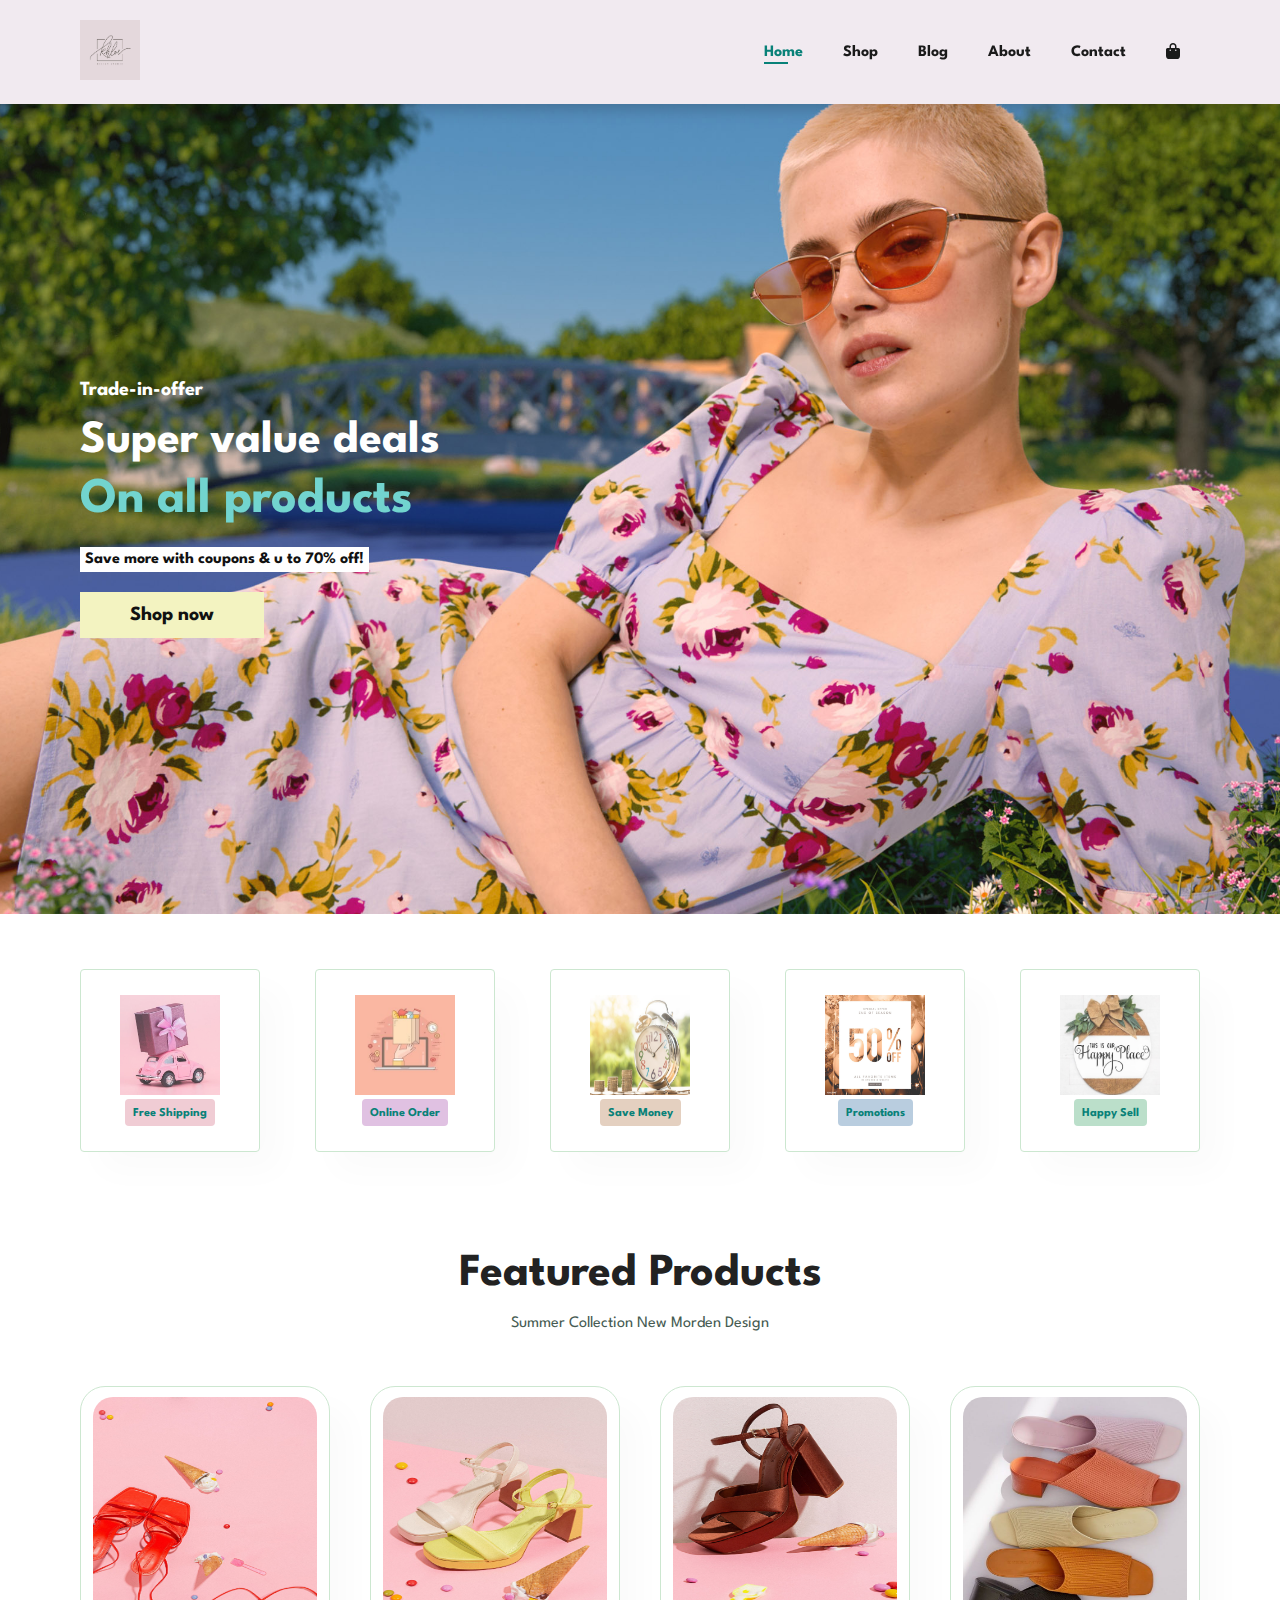
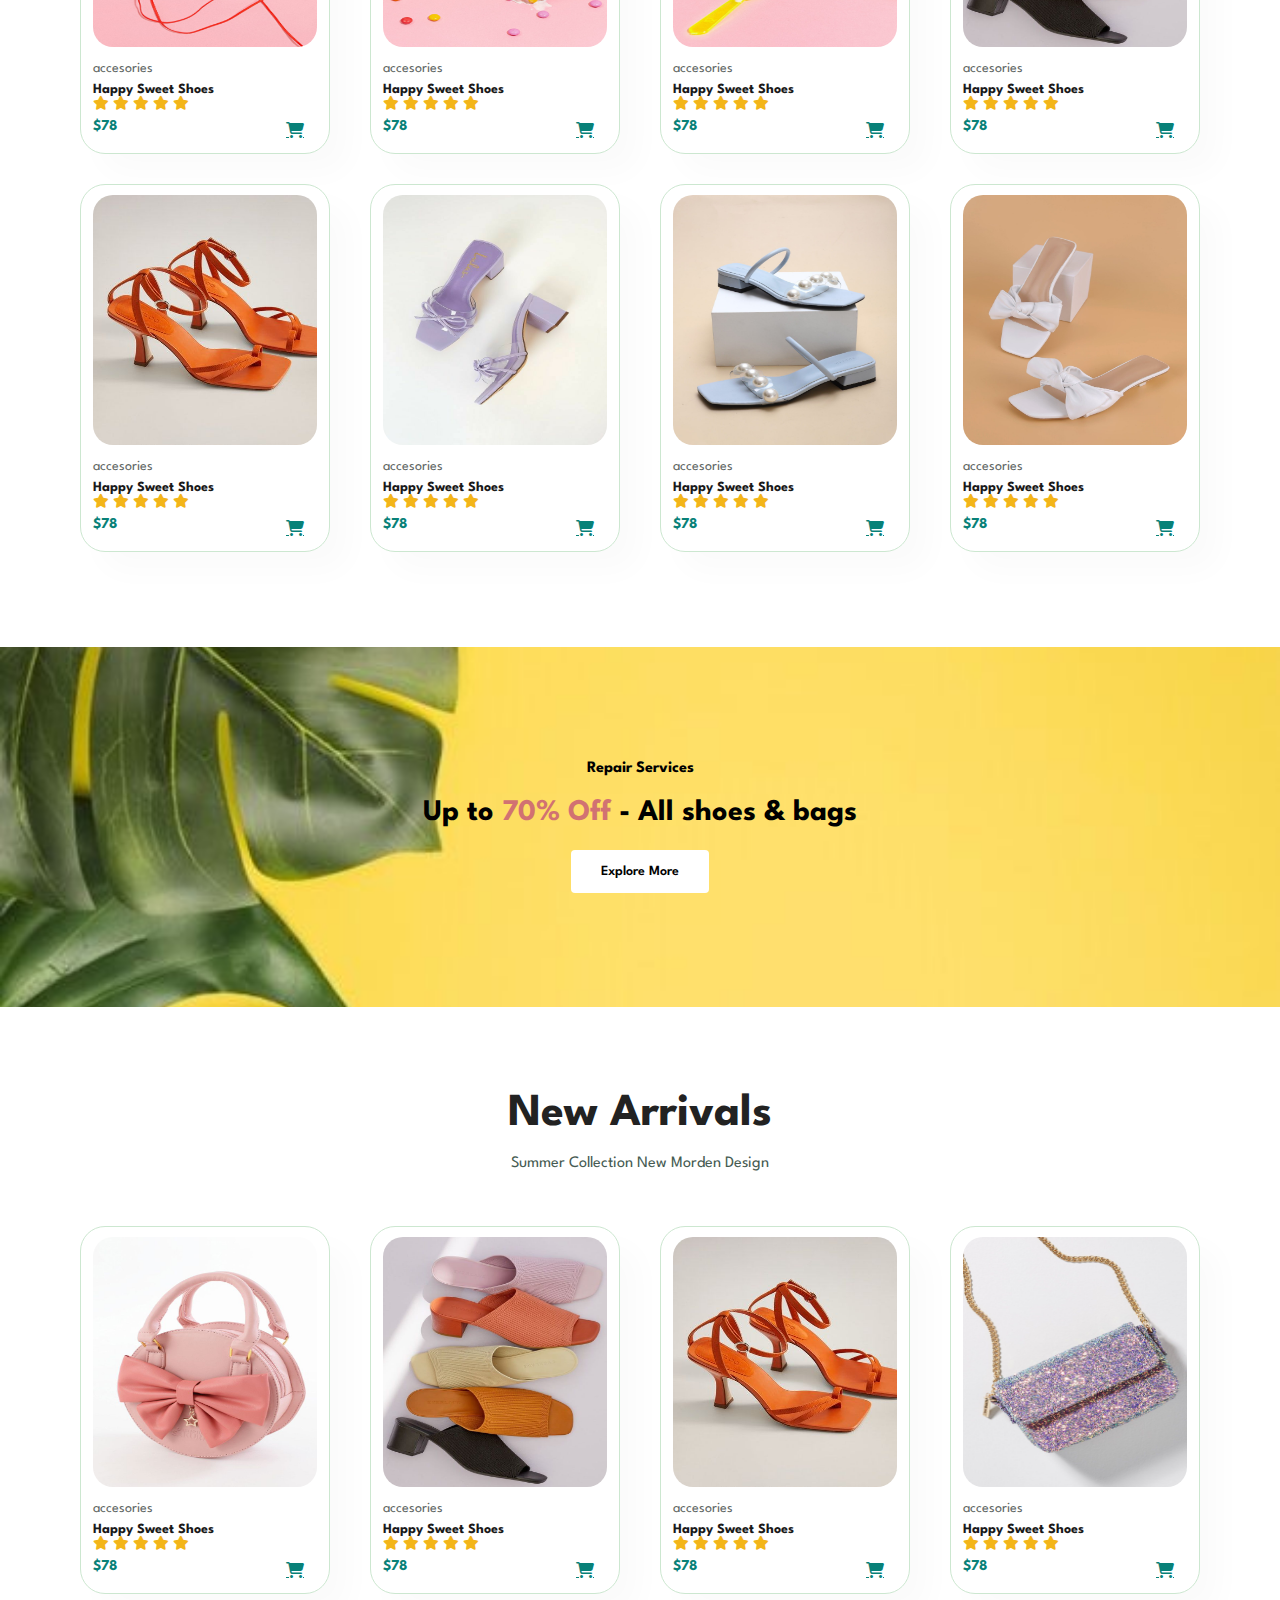
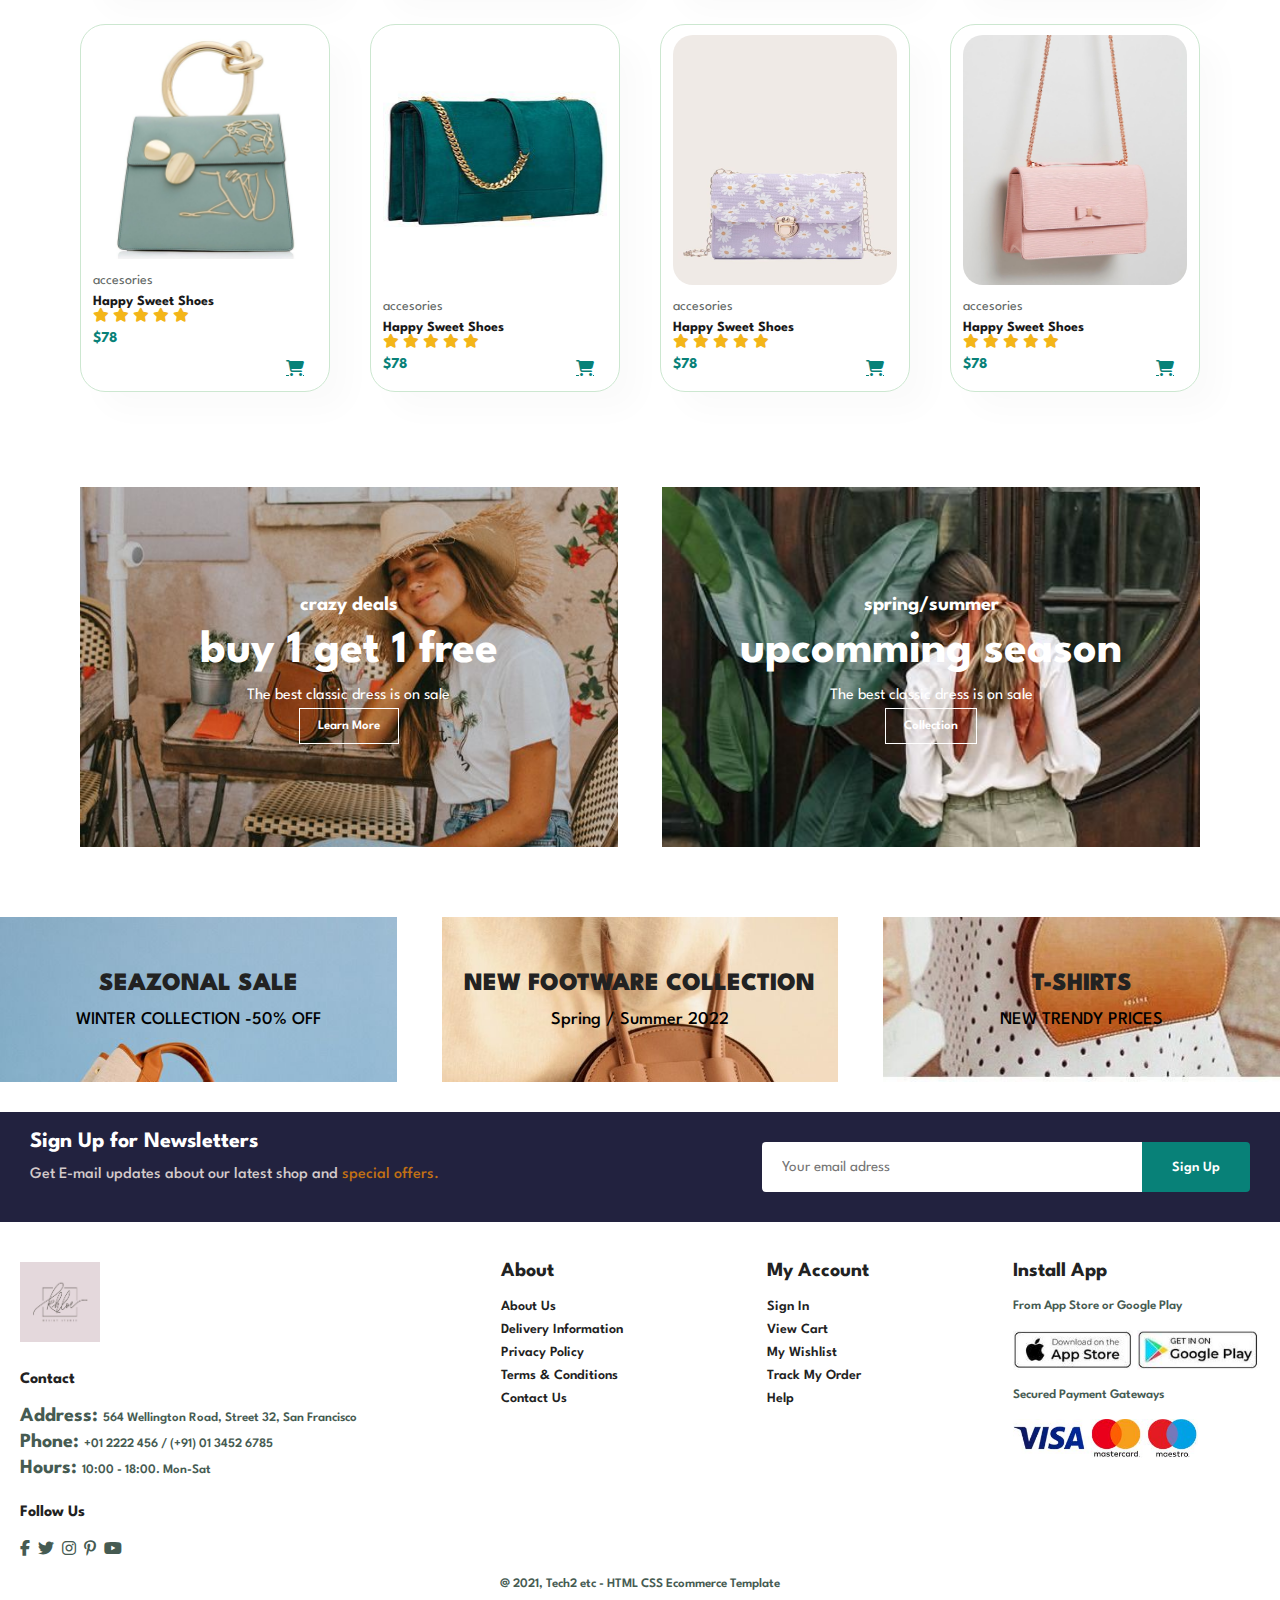
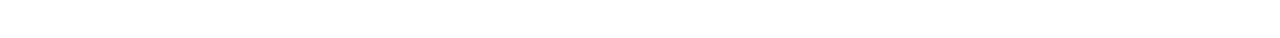
<file: index.html>
<!DOCTYPE html>
<html lang="en">
<head>
    <meta charset="UTF-8">
    <meta http-equiv="X-UA-Compatible" content="IE=edge">
    <meta name="viewport" content="width=device-width, initial-scale=1.0">
    <title>Ecommerce website</title>
    <meta name="author" content="Andreea Sanduleac">
    <link rel="stylesheet" href="/styles.css">
    <link rel="stylesheet" href="https://cdnjs.cloudflare.com/ajax/libs/font-awesome/6.1.1/css/all.min.css" referrerpolicy="no-referrer" />
    <link rel="preconnect" href="https://fonts.googleapis.com">
    <link rel="preconnect" href="https://fonts.gstatic.com" crossorigin>
    <link href="https://fonts.googleapis.com/css2?family=League+Spartan:wght@100&display=swap" rel="stylesheet">

</head>
<body>
    <section id="header">
        <a href="#"><img src="/images/74 Minimalist Logo Design Examples for Inspiration - Onedesblog.png" class="logo" alt="logo"></a>
    
        <div>
            <ul id="navbar">
                <li><a class="active" href="index.html">Home</a></li>
                <li><a href="shop.html">Shop</a></li>
                <li><a href="blog.html">Blog</a></li>
                <li><a href="about.html">About</a></li>
                <li><a href="contact.html">Contact</a></li>
                <li><a href="cart.html"><i class="fa-solid fa-bag-shopping"></i></a></li>
            </ul>
        </div>
    </section>

    <section id="hero">
        <h4>Trade-in-offer</h4>
        <h2>Super value deals</h2>
        <h1>On all products</h1>
        <p>Save more with coupons & u to 70% off!</p>
        <button>Shop now</button>
    </section>

    <section id="feature" class="section-p1">
        <div class="fe-box">
            <img src="./images/free-shipping.jpg" alt="">
            <h6>Free Shipping</h6>
        </div>

        <div class="fe-box">
            <img src="./images/online-order.jpg" alt="">
            <h6>Online Order</h6>
        </div>

        <div class="fe-box">
            <img src="./images/save-money.jpg" alt="">
            <h6>Save Money</h6>
        </div>

        <div class="fe-box">
            <img src="./images/promotions.jpg" alt="">
            <h6>Promotions</h6>
        </div>

        <div class="fe-box">
            <img src="./images/happy-sell.jpg" alt="">
            <h6>Happy Sell</h6>
        </div>
    </section>

    <section id="product1" class="section-p2">
        <h2>Featured Products</h2>
        <p>Summer Collection New Morden Design</p>
        <div class="pro-container">
            <div class="pro" onclick="window.location.href='sproduct.html'">
                <img src="./images/accessories/shoes/a1.jpg" alt="">
                <div class="des">
                    <span>accesories</span>
                    <h5>Happy Sweet Shoes</h5>
                    <div class="star">
                        <i class="fas fa-star"></i>
                        <i class="fas fa-star"></i>
                        <i class="fas fa-star"></i>
                        <i class="fas fa-star"></i>
                        <i class="fas fa-star"></i>
                    </div>
                    <h4>$78</h4>
                </div>
                <a href="#" class="fa-solid fa-cart-shopping"></a>
            </div>

            <div class="pro" onclick="window.location.href='sproduct.html'">
                <img src="./images/accessories/shoes/a2.jpg" alt="">
                <div class="des">
                    <span>accesories</span>
                    <h5>Happy Sweet Shoes</h5>
                    <div class="star">
                        <i class="fas fa-star"></i>
                        <i class="fas fa-star"></i>
                        <i class="fas fa-star"></i>
                        <i class="fas fa-star"></i>
                        <i class="fas fa-star"></i>
                    </div>
                    <h4>$78</h4>
                </div>
                <a href="#" class="fa-solid fa-cart-shopping"></a>
            </div>

        
            <div class="pro" onclick="window.location.href='sproduct.html'">
                <img src="./images/accessories/shoes/a4.jpg" alt="">
                <div class="des">
                    <span>accesories</span>
                    <h5>Happy Sweet Shoes</h5>
                    <div class="star">
                        <i class="fas fa-star"></i>
                        <i class="fas fa-star"></i>
                        <i class="fas fa-star"></i>
                        <i class="fas fa-star"></i>
                        <i class="fas fa-star"></i>
                    </div>
                    <h4>$78</h4>
                </div>
                <a href="#" class="fa-solid fa-cart-shopping"></a>
            </div>

            <div class="pro" onclick="window.location.href='sproduct.html'">
                <img src="./images/accessories/shoes/a3.jpg" alt="">
                <div class="des">
                    <span>accesories</span>
                    <h5>Happy Sweet Shoes</h5>
                    <div class="star">
                        <i class="fas fa-star"></i>
                        <i class="fas fa-star"></i>
                        <i class="fas fa-star"></i>
                        <i class="fas fa-star"></i>
                        <i class="fas fa-star"></i>
                    </div>
                    <h4>$78</h4>
                </div>
                <a href="#" class="fa-solid fa-cart-shopping"></a>
            </div>

            <div class="pro" onclick="window.location.href='sproduct.html'">
                <img src="./images/accessories/shoes/a5.jpg" alt="">
                <div class="des">
                    <span>accesories</span>
                    <h5>Happy Sweet Shoes</h5>
                    <div class="star">
                        <i class="fas fa-star"></i>
                        <i class="fas fa-star"></i>
                        <i class="fas fa-star"></i>
                        <i class="fas fa-star"></i>
                        <i class="fas fa-star"></i>
                    </div>
                    <h4>$78</h4>
                </div>
                <a href="#" class="fa-solid fa-cart-shopping"></a>
            </div>


            <div class="pro" onclick="window.location.href='sproduct.html'">
                <img src="./images/accessories/shoes/a6.jpg" alt="">
                <div class="des">
                    <span>accesories</span>
                    <h5>Happy Sweet Shoes</h5>
                    <div class="star">
                        <i class="fas fa-star"></i>
                        <i class="fas fa-star"></i>
                        <i class="fas fa-star"></i>
                        <i class="fas fa-star"></i>
                        <i class="fas fa-star"></i>
                    </div>
                    <h4>$78</h4>
                </div>
                <a href="#" class="fa-solid fa-cart-shopping"></a>
            </div>

    
            <div class="pro" onclick="window.location.href='sproduct.html'">
                <img src="./images/accessories/shoes/a7.jpg" alt="">
                <div class="des">
                    <span>accesories</span>
                    <h5>Happy Sweet Shoes</h5>
                    <div class="star">
                        <i class="fas fa-star"></i>
                        <i class="fas fa-star"></i>
                        <i class="fas fa-star"></i>
                        <i class="fas fa-star"></i>
                        <i class="fas fa-star"></i>
                    </div>
                    <h4>$78</h4>
                </div>
                <a href="#" class="fa-solid fa-cart-shopping"></a>
            </div>

            <div class="pro" onclick="window.location.href='sproduct.html'">
                <img src="./images/accessories/shoes/a8.jpg" alt="">
                <div class="des">
                    <span>accesories</span>
                    <h5>Happy Sweet Shoes</h5>
                    <div class="star">
                        <i class="fas fa-star"></i>
                        <i class="fas fa-star"></i>
                        <i class="fas fa-star"></i>
                        <i class="fas fa-star"></i>
                        <i class="fas fa-star"></i>
                    </div>
                    <h4>$78</h4>
                </div>
                <a href="#" class="fa-solid fa-cart-shopping"></a>
            </div>
        
        </div>
    </section>
    
    <section id="banner" class="section-m1">
        <h4>Repair Services</h4>
        <h2>Up to <span>70% Off</span> - All shoes & bags</h2>
        <button class="normal">Explore More</button>
    </section>

    <section id="product1" class="section-p2">
        <h2>New Arrivals</h2>
        <p>Summer Collection New Morden Design</p>
        <div class="pro-container">

            <div class="pro" onclick="window.location.href='sproduct.html'">
                <img src="./images/accessories/bags/b1.jpg" alt="">
                <div class="des">
                    <span>accesories</span>
                    <h5>Happy Sweet Shoes</h5>
                    <div class="star">
                        <i class="fas fa-star"></i>
                        <i class="fas fa-star"></i>
                        <i class="fas fa-star"></i>
                        <i class="fas fa-star"></i>
                        <i class="fas fa-star"></i>
                    </div>
                    <h4>$78</h4>
                </div>
                <a href="#" class="fa-solid fa-cart-shopping"></a>
            </div>

            <div class="pro" onclick="window.location.href='sproduct.html'">
                <img src="./images/accessories/shoes/a3.jpg" alt="">
                <div class="des">
                    <span>accesories</span>
                    <h5>Happy Sweet Shoes</h5>
                    <div class="star">
                        <i class="fas fa-star"></i>
                        <i class="fas fa-star"></i>
                        <i class="fas fa-star"></i>
                        <i class="fas fa-star"></i>
                        <i class="fas fa-star"></i>
                    </div>
                    <h4>$78</h4>
                </div>
                <a href="#" class="fa-solid fa-cart-shopping"></a>
            </div>

            <div class="pro" onclick="window.location.href='sproduct.html'">
                <img src="./images/accessories/shoes/a5.jpg" alt="">
                <div class="des">
                    <span>accesories</span>
                    <h5>Happy Sweet Shoes</h5>
                    <div class="star">
                        <i class="fas fa-star"></i>
                        <i class="fas fa-star"></i>
                        <i class="fas fa-star"></i>
                        <i class="fas fa-star"></i>
                        <i class="fas fa-star"></i>
                    </div>
                    <h4>$78</h4>
                </div>
                <a href="#" class="fa-solid fa-cart-shopping"></a>
            </div>


            <div class="pro" onclick="window.location.href='sproduct.html'">
                <img src="./images/accessories/bags/b2.jpg" alt="">
                <div class="des">
                    <span>accesories</span>
                    <h5>Happy Sweet Shoes</h5>
                    <div class="star">
                        <i class="fas fa-star"></i>
                        <i class="fas fa-star"></i>
                        <i class="fas fa-star"></i>
                        <i class="fas fa-star"></i>
                        <i class="fas fa-star"></i>
                    </div>
                    <h4>$78</h4>
                </div>
                <a href="#" class="fa-solid fa-cart-shopping"></a>
            </div>

            <div class="pro" onclick="window.location.href='sproduct.html'">
                <img src="./images/accessories/bags/b5.jpg" alt="">
                <div class="des">
                    <span>accesories</span>
                    <h5>Happy Sweet Shoes</h5>
                    <div class="star">
                        <i class="fas fa-star"></i>
                        <i class="fas fa-star"></i>
                        <i class="fas fa-star"></i>
                        <i class="fas fa-star"></i>
                        <i class="fas fa-star"></i>
                    </div>
                    <h4>$78</h4>
                </div>
                <a href="#" class="fa-solid fa-cart-shopping"></a>
            </div>

            <div class="pro" onclick="window.location.href='sproduct.html'">
                <img src="./images/accessories/bags/b7.jpg" alt="">
                <div class="des">
                    <span>accesories</span>
                    <h5>Happy Sweet Shoes</h5>
                    <div class="star">
                        <i class="fas fa-star"></i>
                        <i class="fas fa-star"></i>
                        <i class="fas fa-star"></i>
                        <i class="fas fa-star"></i>
                        <i class="fas fa-star"></i>
                    </div>
                    <h4>$78</h4>
                </div>
                <a href="#" class="fa-solid fa-cart-shopping"></a>
            </div>

    
            <div class="pro" onclick="window.location.href='sproduct.html'">
                <img src="./images/accessories/bags/b3.jpg" alt="">
                <div class="des">
                    <span>accesories</span>
                    <h5>Happy Sweet Shoes</h5>
                    <div class="star">
                        <i class="fas fa-star"></i>
                        <i class="fas fa-star"></i>
                        <i class="fas fa-star"></i>
                        <i class="fas fa-star"></i>
                        <i class="fas fa-star"></i>
                    </div>
                    <h4>$78</h4>
                </div>
                <a href="#" class="fa-solid fa-cart-shopping"></a>
            </div>

            <div class="pro" onclick="window.location.href='sproduct.html'">
                <img src="./images/accessories/bags/b4.jpg" alt="">
                <div class="des">
                    <span>accesories</span>
                    <h5>Happy Sweet Shoes</h5>
                    <div class="star">
                        <i class="fas fa-star"></i>
                        <i class="fas fa-star"></i>
                        <i class="fas fa-star"></i>
                        <i class="fas fa-star"></i>
                        <i class="fas fa-star"></i>
                    </div>
                    <h4>$78</h4>
                </div>
                <a href="#" class="fa-solid fa-cart-shopping"></a>
            </div>
        
        </div>
    </section>

    <section id="sm-banner" class="section-p2">
        <div class="banner-box">
            <h4>crazy deals</h4>
            <h2>buy 1 get 1 free</h2>
            <span>The best classic dress is on sale</span>
            <button class="white">Learn More</button>
        </div>

        <div class="banner-box">
            <h4>spring/summer</h4>
            <h2>upcomming season</h2>
            <span>The best classic dress is on sale</span>
            <button class="white">Collection</button>
        </div>
    </section>

    <section id="banner3">
        <div class="banner-box">
            <h4>SEAZONAL SALE</h4>
            <span>WINTER COLLECTION -50% OFF</span>
        
        </div>

        <div class="banner-box">
            <h4>NEW FOOTWARE COLLECTION</h4>
            <span>Spring / Summer 2022</span>
            
        </div>

        <div class="banner-box">
            <h4>T-SHIRTS</h4>
            <span>NEW TRENDY PRICES</span>
           
        </div>
    </section>

    <section id="newsletter">
        <div class="newstext">
            <h4>Sign Up for Newsletters</h4>
            <p>Get E-mail updates about our latest shop and <span>special offers.</span></p>
        </div>
        <div class="form">
            <input type="text" placeholder="Your email adress">
            <button class="normal">Sign Up</button>
        </div>
    </section>

    <footer>
        <div class="col">
            <img src="./images/74 Minimalist Logo Design Examples for Inspiration - Onedesblog.png" alt="" class="logo">
            <h4>Contact</h4>
            <p><span>Address: </span>564 Wellington Road, Street 32, San Francisco</p>
            <p><span>Phone: </span>+01 2222 456 / (+91) 01 3452 6785</p>
            <p><span>Hours: </span>10:00 - 18:00. Mon-Sat</p>
            <div class="follow">
                <h4>Follow Us</h4>
                <div class="icon">
                    <i class="fab fa-facebook-f"></i>
                    <i class="fab fa-twitter"></i>
                    <i class="fab fa-instagram"></i>
                    <i class="fab fa-pinterest-p"></i>
                    <i class="fab fa-youtube"></i>
                </div>
            </div>
        </div>

        <div class="col">
            <h4><span>About</span></h4>
            <a href="#">About Us</a>
            <a href="#">Delivery Information</a>
            <a href="#">Privacy Policy</a>
            <a href="#">Terms & Conditions</a>
            <a href="#">Contact Us</a>
        </div>

        <div class="col">
            <h4><span>My Account</span></h4>
            <a href="#">Sign In</a>
            <a href="#">View Cart</a>
            <a href="#">My Wishlist</a>
            <a href="#">Track My Order</a>
            <a href="#">Help</a>
        </div>

        <div class="col install">
            <h4><span>Install App</span></h4>
            <p>From App Store or Google Play</p>
            <div class="row">
                <img src="./images/app-store.JPG" alt="">
                <img src="./images/google-play.JPG" alt="">
            </div>
            <p>Secured Payment Gateways </p>
            <img src="./images/visa-pay.JPG" alt="">
        </div>

        <div class="copyright">
            <p>@ 2021, Tech2 etc - HTML CSS Ecommerce Template</p>
        </div>
    </footer>
    
    <script src="/index.js"></script>
</body>
</html>
</file>
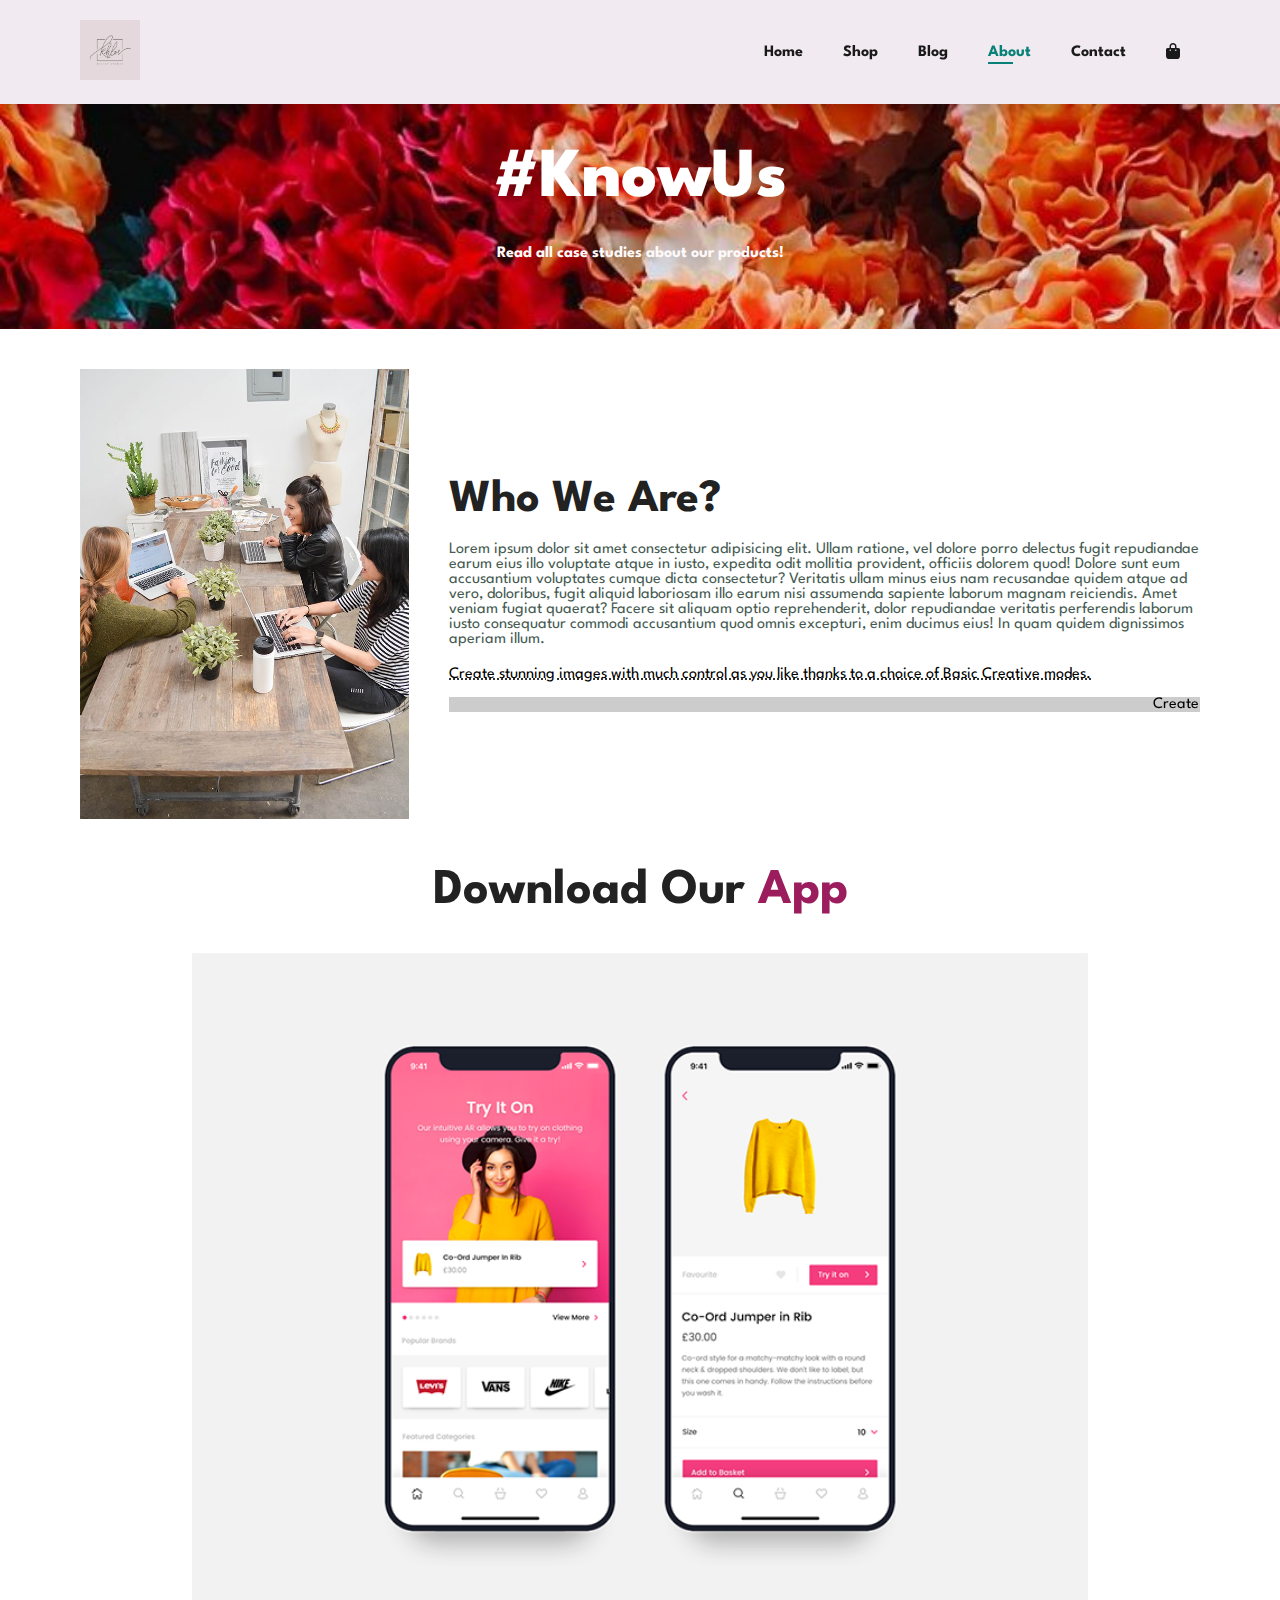
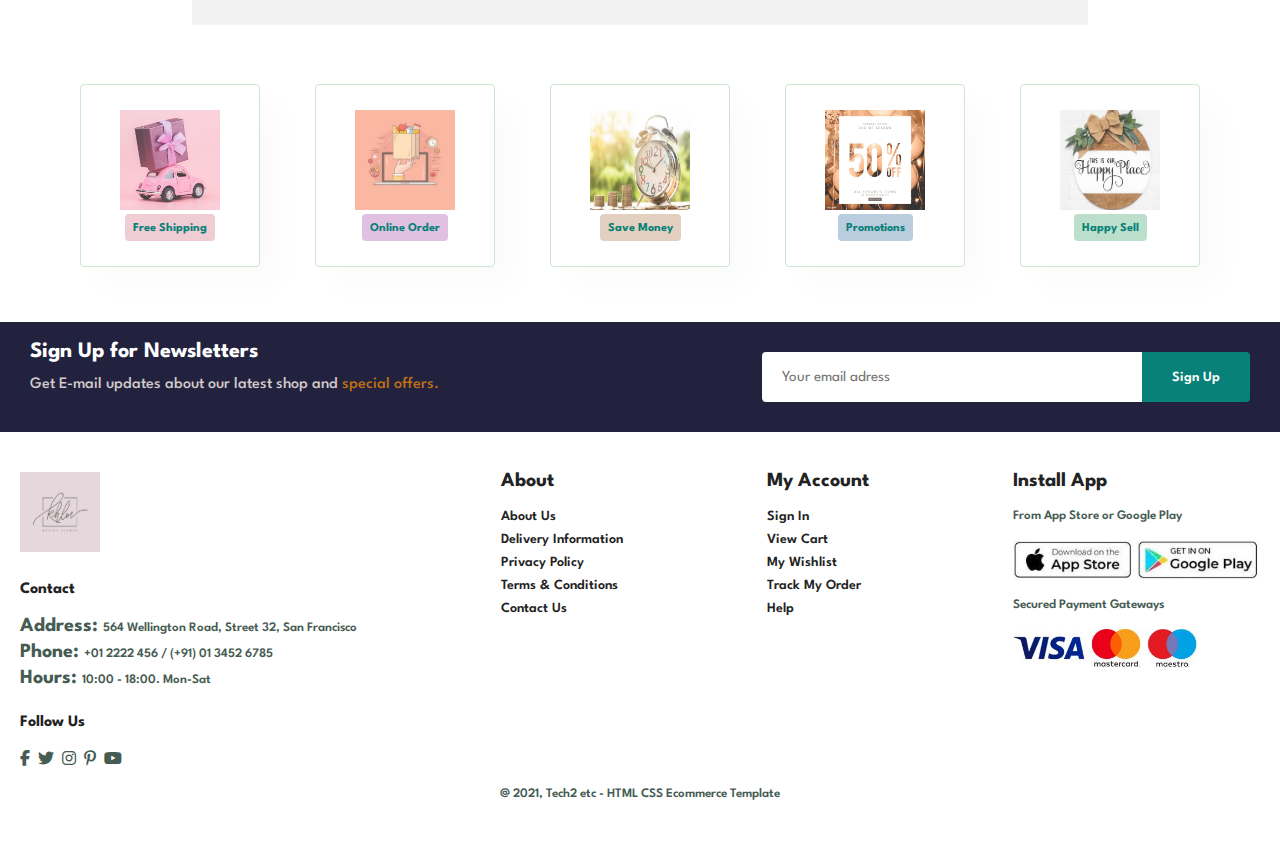
<file: about.html>
<!DOCTYPE html>
<html lang="en">
<head>
    <meta charset="UTF-8">
    <meta http-equiv="X-UA-Compatible" content="IE=edge">
    <meta name="viewport" content="width=device-width, initial-scale=1.0">
    <title>Ecommerce website</title>
    <meta name="author" content="Andreea Sanduleac">
    <link rel="stylesheet" href="/styles.css">
    <link rel="stylesheet" href="https://cdnjs.cloudflare.com/ajax/libs/font-awesome/6.1.1/css/all.min.css" referrerpolicy="no-referrer" />
    <link rel="preconnect" href="https://fonts.googleapis.com">
    <link rel="preconnect" href="https://fonts.gstatic.com" crossorigin>
    <link href="https://fonts.googleapis.com/css2?family=League+Spartan:wght@100&display=swap" rel="stylesheet">

</head>
<body class="about">
    <section id="header">
        <a href="#"><img src="/images/74 Minimalist Logo Design Examples for Inspiration - Onedesblog.png" class="logo" alt="logo"></a>
    
        <div>
            <ul id="navbar">
                <li><a  href="index.html">Home</a></li>
                <li><a  href="shop.html">Shop</a></li>
                <li><a href="blog.html">Blog</a></li>
                <li><a class="active" href="about.html">About</a></li>
                <li><a href="contact.html">Contact</a></li>
                <li><a href="cart.html"><i class="fa-solid fa-bag-shopping"></i></a></li>
            </ul>
        </div>
    </section>

    <section id="hero">
        <h4>#KnowUs</h4>
        <p>Read all case studies about our products!</p>
    </section>

    <section id="about-head" class="section-p2">
        <img src="./images/our-team.jpg" alt="">
        <div>
            <h2>Who We Are?</h2>
            <p>Lorem ipsum dolor sit amet consectetur adipisicing elit. Ullam ratione, vel dolore porro delectus fugit repudiandae earum eius illo voluptate atque in iusto, expedita odit mollitia provident, officiis dolorem quod!
            Dolore sunt eum accusantium voluptates cumque dicta consectetur? Veritatis ullam minus eius nam recusandae quidem atque ad vero, doloribus, fugit aliquid laboriosam illo earum nisi assumenda sapiente laborum magnam reiciendis.
            Amet veniam fugiat quaerat? Facere sit aliquam optio reprehenderit, dolor repudiandae veritatis perferendis laborum iusto consequatur commodi accusantium quod omnis excepturi, enim ducimus eius! In quam quidem dignissimos aperiam illum.</p>
            
            <abbr title="">Create stunning images with much control as you like thanks to a choice of Basic Creative modes.</abbr>
            <br><br>
            <marquee bgcolor="#ccc" loop="-1" scrollamount="5" width="100%">Create stunning images with much control as you like thanks to a choice of Basic Creative modes.</marquee>
        </div>
    </section>

    <section id="about-app">
        <h1>Download Our <a href="#"> App</a></h1>
        <div class="video">
            <img src="./images/AR Fashion App.png"></img>
        </div>
    </section>

    <section id="feature" class="section-p1">
        <div class="fe-box">
            <img src="./images/free-shipping.jpg" alt="">
            <h6>Free Shipping</h6>
        </div>

        <div class="fe-box">
            <img src="./images/online-order.jpg" alt="">
            <h6>Online Order</h6>
        </div>

        <div class="fe-box">
            <img src="./images/save-money.jpg" alt="">
            <h6>Save Money</h6>
        </div>

        <div class="fe-box">
            <img src="./images/promotions.jpg" alt="">
            <h6>Promotions</h6>
        </div>

        <div class="fe-box">
            <img src="./images/happy-sell.jpg" alt="">
            <h6>Happy Sell</h6>
        </div>
    </section>


    <section id="newsletter">
        <div class="newstext">
            <h4>Sign Up for Newsletters</h4>
            <p>Get E-mail updates about our latest shop and <span>special offers.</span></p>
        </div>
        <div class="form">
            <input type="text" placeholder="Your email adress">
            <button class="normal">Sign Up</button>
        </div>
    </section>

    <footer>
        <div class="col">
            <img src="./images/74 Minimalist Logo Design Examples for Inspiration - Onedesblog.png" alt="" class="logo">
            <h4>Contact</h4>
            <p><span>Address: </span>564 Wellington Road, Street 32, San Francisco</p>
            <p><span>Phone: </span>+01 2222 456 / (+91) 01 3452 6785</p>
            <p><span>Hours: </span>10:00 - 18:00. Mon-Sat</p>
            <div class="follow">
                <h4>Follow Us</h4>
                <div class="icon">
                    <i class="fab fa-facebook-f"></i>
                    <i class="fab fa-twitter"></i>
                    <i class="fab fa-instagram"></i>
                    <i class="fab fa-pinterest-p"></i>
                    <i class="fab fa-youtube"></i>
                </div>
            </div>
        </div>

        <div class="col">
            <h4><span>About</span></h4>
            <a href="#">About Us</a>
            <a href="#">Delivery Information</a>
            <a href="#">Privacy Policy</a>
            <a href="#">Terms & Conditions</a>
            <a href="#">Contact Us</a>
        </div>

        <div class="col">
            <h4><span>My Account</span></h4>
            <a href="#">Sign In</a>
            <a href="#">View Cart</a>
            <a href="#">My Wishlist</a>
            <a href="#">Track My Order</a>
            <a href="#">Help</a>
        </div>

        <div class="col install">
            <h4><span>Install App</span></h4>
            <p>From App Store or Google Play</p>
            <div class="row">
                <img src="./images/app-store.JPG" alt="">
                <img src="./images/google-play.JPG" alt="">
            </div>
            <p>Secured Payment Gateways </p>
            <img src="./images/visa-pay.JPG" alt="">
        </div>

        <div class="copyright">
            <p>@ 2021, Tech2 etc - HTML CSS Ecommerce Template</p>
        </div>
    </footer>
</body>
</html>
</file>
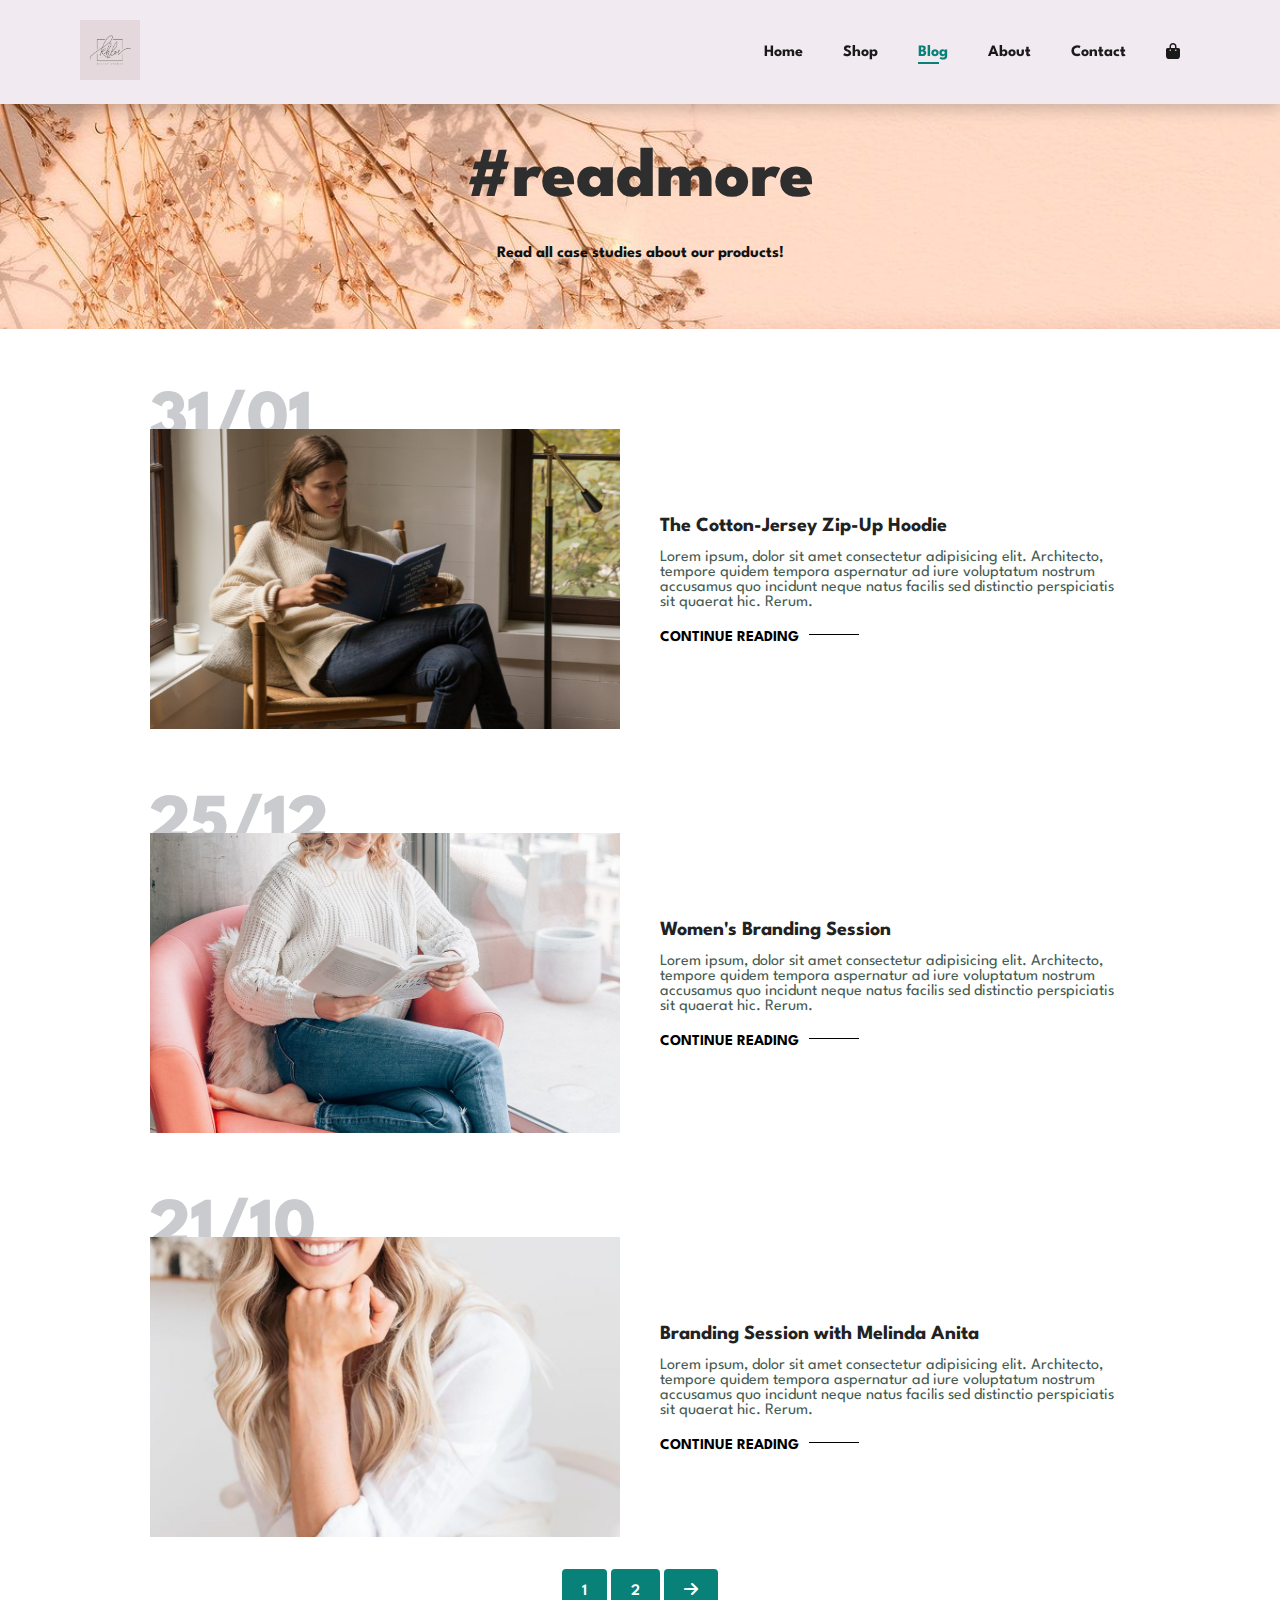
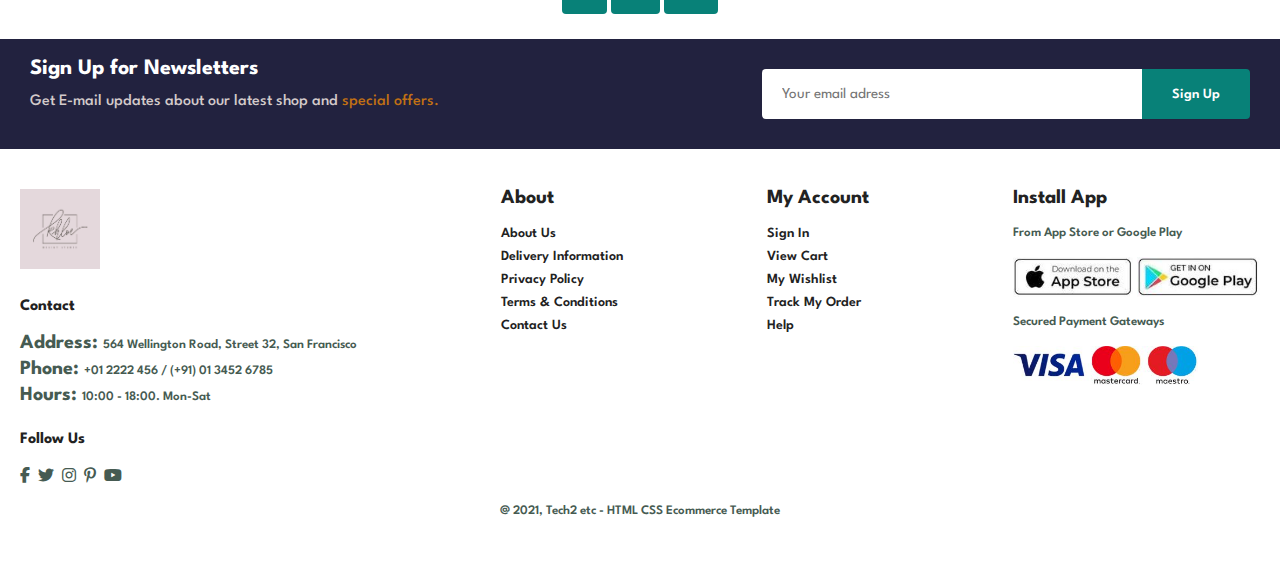
<file: blog.html>
<!DOCTYPE html>
<html lang="en">
<head>
    <meta charset="UTF-8">
    <meta http-equiv="X-UA-Compatible" content="IE=edge">
    <meta name="viewport" content="width=device-width, initial-scale=1.0">
    <title>Ecommerce website</title>
    <meta name="author" content="Andreea Sanduleac">
    <link rel="stylesheet" href="/styles.css">
    <link rel="stylesheet" href="https://cdnjs.cloudflare.com/ajax/libs/font-awesome/6.1.1/css/all.min.css" referrerpolicy="no-referrer" />
    <link rel="preconnect" href="https://fonts.googleapis.com">
    <link rel="preconnect" href="https://fonts.gstatic.com" crossorigin>
    <link href="https://fonts.googleapis.com/css2?family=League+Spartan:wght@100&display=swap" rel="stylesheet">

</head>
<body class="blog">
    <section id="header">
        <a href="#"><img src="/images/74 Minimalist Logo Design Examples for Inspiration - Onedesblog.png" class="logo" alt="logo"></a>
    
        <div>
            <ul id="navbar">
                <li><a  href="index.html">Home</a></li>
                <li><a  href="shop.html">Shop</a></li>
                <li><a class="active" href="blog.html">Blog</a></li>
                <li><a href="about.html">About</a></li>
                <li><a href="contact.html">Contact</a></li>
                <li><a href="cart.html"><i class="fa-solid fa-bag-shopping"></i></a></li>
            </ul>
        </div>
    </section>

    <section id="hero">
        <h4>#readmore</h4>
        <p>Read all case studies about our products!</p>
    </section>

    <section id="blog">
        <div class="blog-box">
            <div class="blog-img">
                <img src="./images/woman-reading.png" alt="">
            </div>
            <div class="blog-details">
                <h4>The Cotton-Jersey Zip-Up Hoodie</h4>
                <p>Lorem ipsum, dolor sit amet consectetur adipisicing elit. Architecto, tempore quidem tempora aspernatur ad iure voluptatum nostrum accusamus quo incidunt neque natus facilis sed distinctio perspiciatis sit quaerat hic. Rerum.</p>
                <a href="#">CONTINUE READING</a>
            </div>
            <h1>31/01</h1>
        </div>
    </section>

    <section id="blog">
        <div class="blog-box">
            <div class="blog-img">
                <img src="./images/reading2.jpg" alt="">
            </div>
            <div class="blog-details">
                <h4>Women's Branding Session</h4>
                <p>Lorem ipsum, dolor sit amet consectetur adipisicing elit. Architecto, tempore quidem tempora aspernatur ad iure voluptatum nostrum accusamus quo incidunt neque natus facilis sed distinctio perspiciatis sit quaerat hic. Rerum.</p>
                <a href="#">CONTINUE READING</a>
            </div>
            <h1>25/12</h1>
        </div>
    </section>

    <section id="blog">
        <div class="blog-box">
            <div class="blog-img">
                <img src="./images/reading3.jpg" alt="">
            </div>
            <div class="blog-details">
                <h4>Branding Session with Melinda Anita</h4>
                <p>Lorem ipsum, dolor sit amet consectetur adipisicing elit. Architecto, tempore quidem tempora aspernatur ad iure voluptatum nostrum accusamus quo incidunt neque natus facilis sed distinctio perspiciatis sit quaerat hic. Rerum.</p>
                <a href="#">CONTINUE READING</a>
            </div>
            <h1>21/10</h1>
        </div>
    </section>


    <section id="pagination" class="section-p2">
        <a href="#">1</a>
        <a href="#">2</a>
        <a href=""><i class="fas fa-arrow-right"></i></a>
    </section>


    <section id="newsletter">
        <div class="newstext">
            <h4>Sign Up for Newsletters</h4>
            <p>Get E-mail updates about our latest shop and <span>special offers.</span></p>
        </div>
        <div class="form">
            <input type="text" placeholder="Your email adress">
            <button class="normal">Sign Up</button>
        </div>
    </section>

    <footer>
        <div class="col">
            <img src="./images/74 Minimalist Logo Design Examples for Inspiration - Onedesblog.png" alt="" class="logo">
            <h4>Contact</h4>
            <p><span>Address: </span>564 Wellington Road, Street 32, San Francisco</p>
            <p><span>Phone: </span>+01 2222 456 / (+91) 01 3452 6785</p>
            <p><span>Hours: </span>10:00 - 18:00. Mon-Sat</p>
            <div class="follow">
                <h4>Follow Us</h4>
                <div class="icon">
                    <i class="fab fa-facebook-f"></i>
                    <i class="fab fa-twitter"></i>
                    <i class="fab fa-instagram"></i>
                    <i class="fab fa-pinterest-p"></i>
                    <i class="fab fa-youtube"></i>
                </div>
            </div>
        </div>

        <div class="col">
            <h4><span>About</span></h4>
            <a href="#">About Us</a>
            <a href="#">Delivery Information</a>
            <a href="#">Privacy Policy</a>
            <a href="#">Terms & Conditions</a>
            <a href="#">Contact Us</a>
        </div>

        <div class="col">
            <h4><span>My Account</span></h4>
            <a href="#">Sign In</a>
            <a href="#">View Cart</a>
            <a href="#">My Wishlist</a>
            <a href="#">Track My Order</a>
            <a href="#">Help</a>
        </div>

        <div class="col install">
            <h4><span>Install App</span></h4>
            <p>From App Store or Google Play</p>
            <div class="row">
                <img src="./images/app-store.JPG" alt="">
                <img src="./images/google-play.JPG" alt="">
            </div>
            <p>Secured Payment Gateways </p>
            <img src="./images/visa-pay.JPG" alt="">
        </div>

        <div class="copyright">
            <p>@ 2021, Tech2 etc - HTML CSS Ecommerce Template</p>
        </div>
    </footer>
</body>
</html>
</file>
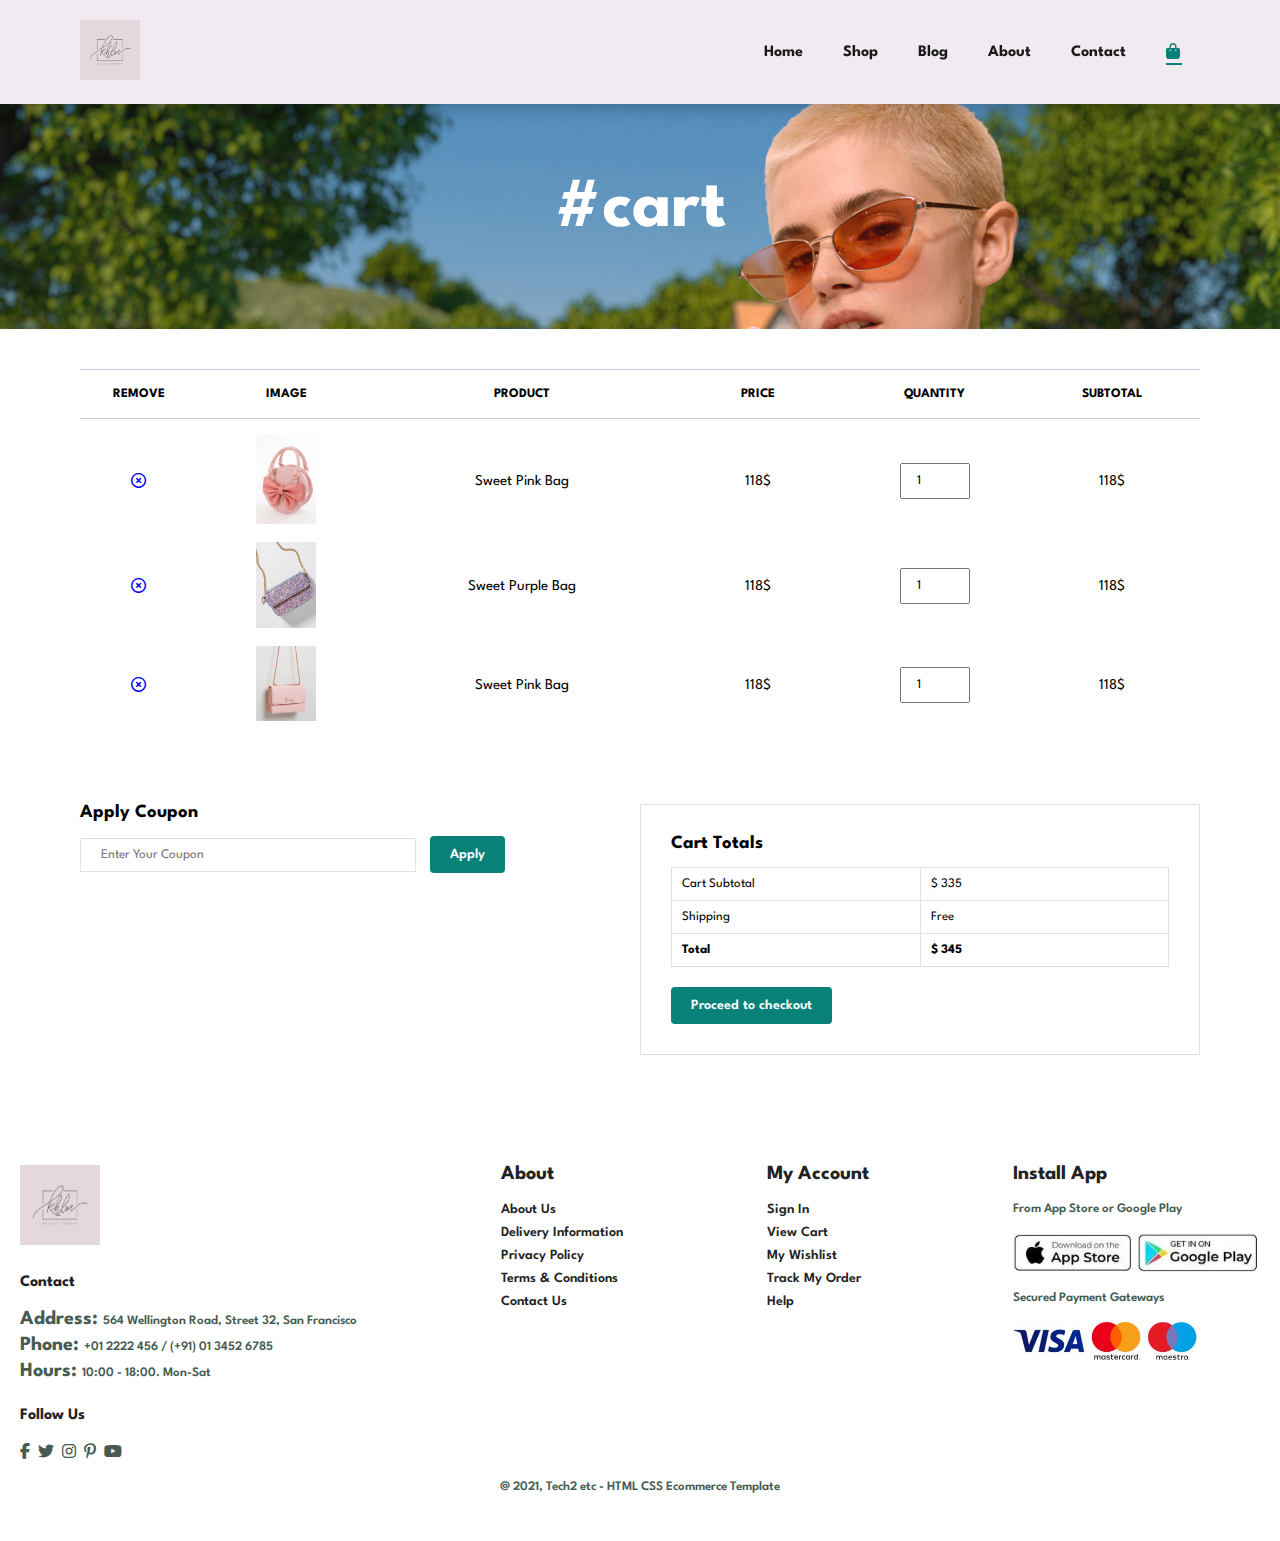
<file: cart.html>
<!DOCTYPE html>
<html lang="en">
<head>
    <meta charset="UTF-8">
    <meta http-equiv="X-UA-Compatible" content="IE=edge">
    <meta name="viewport" content="width=device-width, initial-scale=1.0">
    <title>Ecommerce website</title>
    <meta name="author" content="Andreea Sanduleac">
    <link rel="stylesheet" href="/styles.css">
    <link rel="stylesheet" href="https://cdnjs.cloudflare.com/ajax/libs/font-awesome/6.1.1/css/all.min.css" referrerpolicy="no-referrer" />
    <link rel="preconnect" href="https://fonts.googleapis.com">
    <link rel="preconnect" href="https://fonts.gstatic.com" crossorigin>
    <link href="https://fonts.googleapis.com/css2?family=League+Spartan:wght@100&display=swap" rel="stylesheet">

</head>
<body class="cart">

    <section id="header">
        <a href="#"><img src="/images/74 Minimalist Logo Design Examples for Inspiration - Onedesblog.png" class="logo" alt="logo"></a>
    
        <div>
            <ul id="navbar">
                <li><a href="index.html">Home</a></li>
                <li><a href="shop.html">Shop</a></li>
                <li><a href="blog.html">Blog</a></li>
                <li><a href="about.html">About</a></li>
                <li><a href="contact.html">Contact</a></li>
                <li><a class="active" href="cart.html"><i class="fa-solid fa-bag-shopping"></i></a></li>
            </ul>
        </div>
    </section>

    <section id="hero">
        <h4>#cart</h4>
    </section>

    <section id="cart" class="section-p2">
        <table width="100%">
            <thead>
               <tr>
                   <td>Remove</td>
                   <td>Image</td>
                   <td>Product</td>
                   <td>Price</td>
                   <td>Quantity</td>
                   <td>Subtotal</td>
               </tr> 
            </thead>
            <tbody>
                <tr>
                    <td><a href="#"><i class="far fa-times-circle"></i></a></td>
                    <td><img src="./images/accessories/bags/b1.jpg" alt=""></td>
                    <td>Sweet Pink Bag</td>
                    <td>118$</td>
                    <td><input type="number" value="1" min="1" max="999"></td>
                    <td>118$</td>
                </tr>

                <tr>
                    <td><a href="#"><i class="far fa-times-circle"></i></a></td>
                    <td><img src="./images/accessories/bags/b2.jpg" alt=""></td>
                    <td>Sweet Purple Bag</td>
                    <td>118$</td>
                    <td><input type="number" value="1" min="1" max="999"></td>
                    <td>118$</td>
                </tr>

                <tr>
                    <td><a href="#"><i class="far fa-times-circle"></i></a></td>
                    <td><img src="./images/accessories/bags/b4.jpg" alt=""></td>
                    <td>Sweet Pink Bag</td>
                    <td>118$</td>
                    <td><input type="number" value="1" min="1" max="999"></td>
                    <td>118$</td>
                </tr>
            </tbody>
        </table>
    </section>

    <section id="cart-add" class="section-p2">
        <div id="coupon">
            <h3>Apply Coupon</h3>
            <div>
                <input type="text" placeholder="Enter Your Coupon">
                <button class="normal">Apply</button>
            </div>
        </div>

        <div id="subtotal">
            <h3>Cart Totals</h3>
            <table>
                <tr>
                    <td>Cart Subtotal</td>
                    <td>$ 335</td>
                </tr>
                <tr>
                    <td>Shipping</td>
                    <td>Free</td>
                </tr>
                <tr>
                    <td><strong>Total</strong></td>
                    <td><strong>$ 345</strong></td>
                </tr>
            </table>
            <button class="normal">Proceed to checkout</button>
        </div>
    </section>

    <footer>
        <div class="col">
            <img src="./images/74 Minimalist Logo Design Examples for Inspiration - Onedesblog.png" alt="" class="logo">
            <h4>Contact</h4>
            <p><span>Address: </span>564 Wellington Road, Street 32, San Francisco</p>
            <p><span>Phone: </span>+01 2222 456 / (+91) 01 3452 6785</p>
            <p><span>Hours: </span>10:00 - 18:00. Mon-Sat</p>
            <div class="follow">
                <h4>Follow Us</h4>
                <div class="icon">
                    <i class="fab fa-facebook-f"></i>
                    <i class="fab fa-twitter"></i>
                    <i class="fab fa-instagram"></i>
                    <i class="fab fa-pinterest-p"></i>
                    <i class="fab fa-youtube"></i>
                </div>
            </div>
        </div>

        <div class="col">
            <h4><span>About</span></h4>
            <a href="#">About Us</a>
            <a href="#">Delivery Information</a>
            <a href="#">Privacy Policy</a>
            <a href="#">Terms & Conditions</a>
            <a href="#">Contact Us</a>
        </div>

        <div class="col">
            <h4><span>My Account</span></h4>
            <a href="#">Sign In</a>
            <a href="#">View Cart</a>
            <a href="#">My Wishlist</a>
            <a href="#">Track My Order</a>
            <a href="#">Help</a>
        </div>

        <div class="col install">
            <h4><span>Install App</span></h4>
            <p>From App Store or Google Play</p>
            <div class="row">
                <img src="./images/app-store.JPG" alt="">
                <img src="./images/google-play.JPG" alt="">
            </div>
            <p>Secured Payment Gateways </p>
            <img src="./images/visa-pay.JPG" alt="">
        </div>

        <div class="copyright">
            <p>@ 2021, Tech2 etc - HTML CSS Ecommerce Template</p>
        </div>
    </footer>
</body>
</html>
</file>
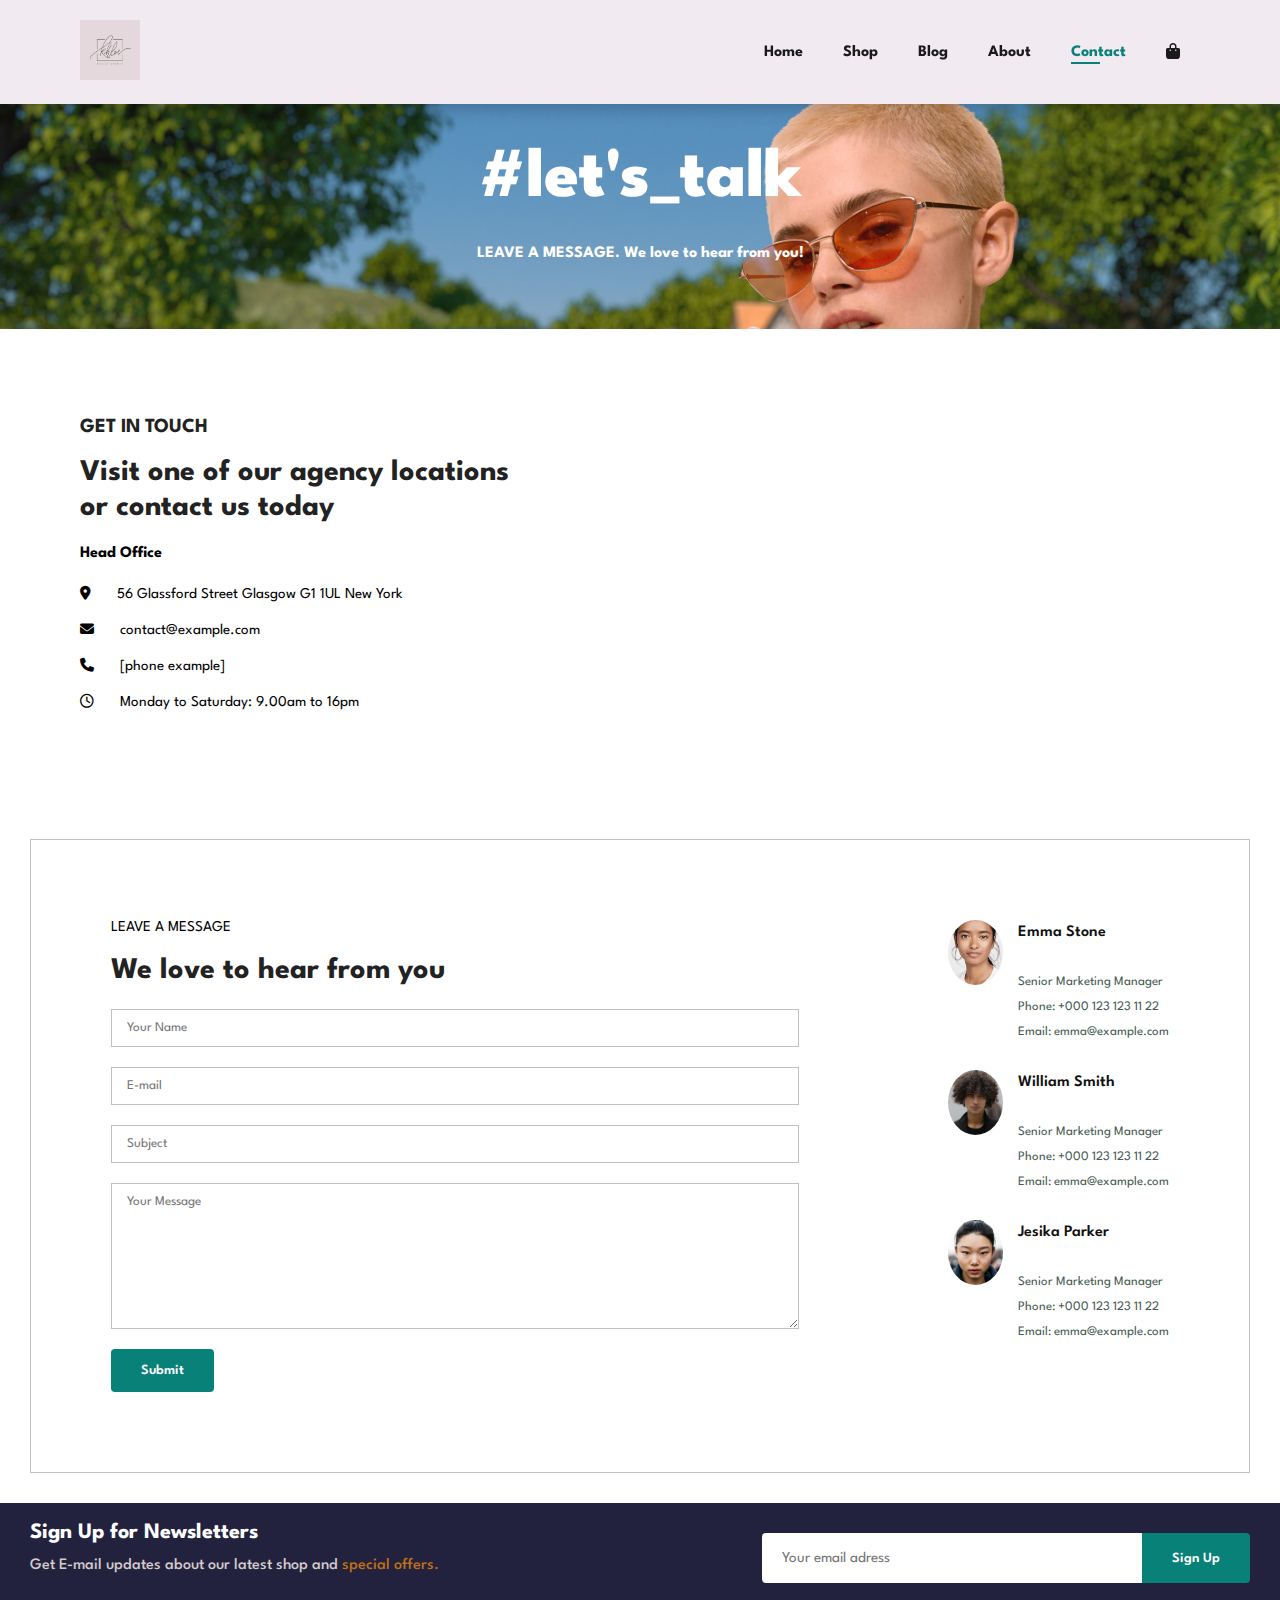
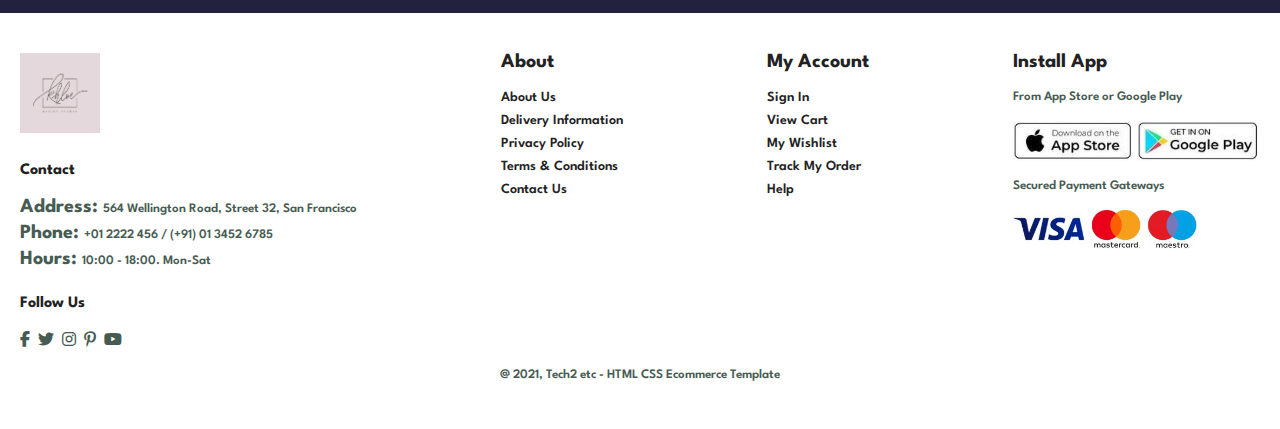
<file: contact.html>
<!DOCTYPE html>
<html lang="en">
<head>
    <meta charset="UTF-8">
    <meta http-equiv="X-UA-Compatible" content="IE=edge">
    <meta name="viewport" content="width=device-width, initial-scale=1.0">
    <title>Ecommerce website</title>
    <meta name="author" content="Andreea Sanduleac">
    <link rel="stylesheet" href="/styles.css">
    <link rel="stylesheet" href="https://cdnjs.cloudflare.com/ajax/libs/font-awesome/6.1.1/css/all.min.css" referrerpolicy="no-referrer" />
    <link rel="preconnect" href="https://fonts.googleapis.com">
    <link rel="preconnect" href="https://fonts.gstatic.com" crossorigin>
    <link href="https://fonts.googleapis.com/css2?family=League+Spartan:wght@100&display=swap" rel="stylesheet">

</head>
<body class="contact">

    <section id="header">
        <a href="#"><img src="/images/74 Minimalist Logo Design Examples for Inspiration - Onedesblog.png" class="logo" alt="logo"></a>
    
        <div>
            <ul id="navbar">
                <li><a href="index.html">Home</a></li>
                <li><a href="shop.html">Shop</a></li>
                <li><a href="blog.html">Blog</a></li>
                <li><a href="about.html">About</a></li>
                <li><a class="active" href="contact.html">Contact</a></li>
                <li><a href="cart.html"><i class="fa-solid fa-bag-shopping"></i></a></li>
            </ul>
        </div>
    </section>

    <section id="hero">
        <h4>#let's_talk</h4>
        <p>LEAVE A MESSAGE. We love to hear from you!</p>
    </section>

    <section id="contact-details" class="section-p2">
        <div class="details">
            <h4>GET IN TOUCH</h4>
            <h2>Visit one of our agency locations or contact us today</h2>
            <h3>Head Office</h3>
            <div>
                <li>
                    <i class="fas fa-map-marker-alt"></i>
                    <span>56 Glassford Street Glasgow G1 1UL New York</span>
                </li>
                <li>
                    <i class="fas fa-envelope"></i>
                    <span>contact@example.com</span>
                </li>
                <li>
                    <i class="fas fa-phone"></i>
                    <span>[phone example]</span>
                </li>
                <li>
                    <i class="far fa-clock"></i>
                    <span>Monday to Saturday: 9.00am to 16pm</span>
                </li>
            </div>
        </div>
        <div class="map">
            <iframe src="https://www.google.com/maps/embed?pb=!1m18!1m12!1m3!1d2469.8089841344977!2d-1.2565554840162787!3d51.75481637967647!2m3!1f0!2f0!3f0!3m2!1i1024!2i768!4f13.1!3m3!1m2!1s0x4876c6a9ef8c485b%3A0xd2ff1883a001afed!2sUniversitatea%20din%20Oxford!5e0!3m2!1sro!2sro!4v1650462981804!5m2!1sro!2sro" width="600" height="450" style="border:0;" allowfullscreen="" loading="lazy" referrerpolicy="no-referrer-when-downgrade"></iframe>
        </div>
    </section>

    <section id="form-details">
        <form action="">
            <span>LEAVE A MESSAGE</span>
            <h2>We love to hear from you</h2>
            <input type="text" placeholder="Your Name">
            <input type="email" placeholder="E-mail">
            <input type="text" placeholder="Subject">
            <textarea name="" id="" cols="30" rows="10" placeholder="Your Message"></textarea>
            <button class="normal">Submit</button>
        </form>

        <div class="people">
            <div>
                <img src="./images/people1.jpg" alt="">
                <p><span>Emma Stone</span><br> Senior Marketing Manager <br> Phone: +000 123 123 11 22 <br> Email: emma@example.com </p>
            </div>
            <div>
                <img src="./images/people2.jpg" alt="">
                <p><span>William Smith</span><br> Senior Marketing Manager <br> Phone: +000 123 123 11 22 <br> Email: emma@example.com </p>
            </div>
            <div>
                <img src="./images/people3.jpg" alt="">
                <p><span>Jesika Parker</span><br> Senior Marketing Manager <br> Phone: +000 123 123 11 22 <br> Email: emma@example.com </p>
            </div>
        </div>
    </section>

    <section id="newsletter">
        <div class="newstext">
            <h4>Sign Up for Newsletters</h4>
            <p>Get E-mail updates about our latest shop and <span>special offers.</span></p>
        </div>
        <div class="form">
            <input type="text" placeholder="Your email adress">
            <button class="normal">Sign Up</button>
        </div>
    </section>

    <footer>
        <div class="col">
            <img src="./images/74 Minimalist Logo Design Examples for Inspiration - Onedesblog.png" alt="" class="logo">
            <h4>Contact</h4>
            <p><span>Address: </span>564 Wellington Road, Street 32, San Francisco</p>
            <p><span>Phone: </span>+01 2222 456 / (+91) 01 3452 6785</p>
            <p><span>Hours: </span>10:00 - 18:00. Mon-Sat</p>
            <div class="follow">
                <h4>Follow Us</h4>
                <div class="icon">
                    <i class="fab fa-facebook-f"></i>
                    <i class="fab fa-twitter"></i>
                    <i class="fab fa-instagram"></i>
                    <i class="fab fa-pinterest-p"></i>
                    <i class="fab fa-youtube"></i>
                </div>
            </div>
        </div>

        <div class="col">
            <h4><span>About</span></h4>
            <a href="#">About Us</a>
            <a href="#">Delivery Information</a>
            <a href="#">Privacy Policy</a>
            <a href="#">Terms & Conditions</a>
            <a href="#">Contact Us</a>
        </div>

        <div class="col">
            <h4><span>My Account</span></h4>
            <a href="#">Sign In</a>
            <a href="#">View Cart</a>
            <a href="#">My Wishlist</a>
            <a href="#">Track My Order</a>
            <a href="#">Help</a>
        </div>

        <div class="col install">
            <h4><span>Install App</span></h4>
            <p>From App Store or Google Play</p>
            <div class="row">
                <img src="./images/app-store.JPG" alt="">
                <img src="./images/google-play.JPG" alt="">
            </div>
            <p>Secured Payment Gateways </p>
            <img src="./images/visa-pay.JPG" alt="">
        </div>

        <div class="copyright">
            <p>@ 2021, Tech2 etc - HTML CSS Ecommerce Template</p>
        </div>
    </footer>
</body>
</html>
</file>
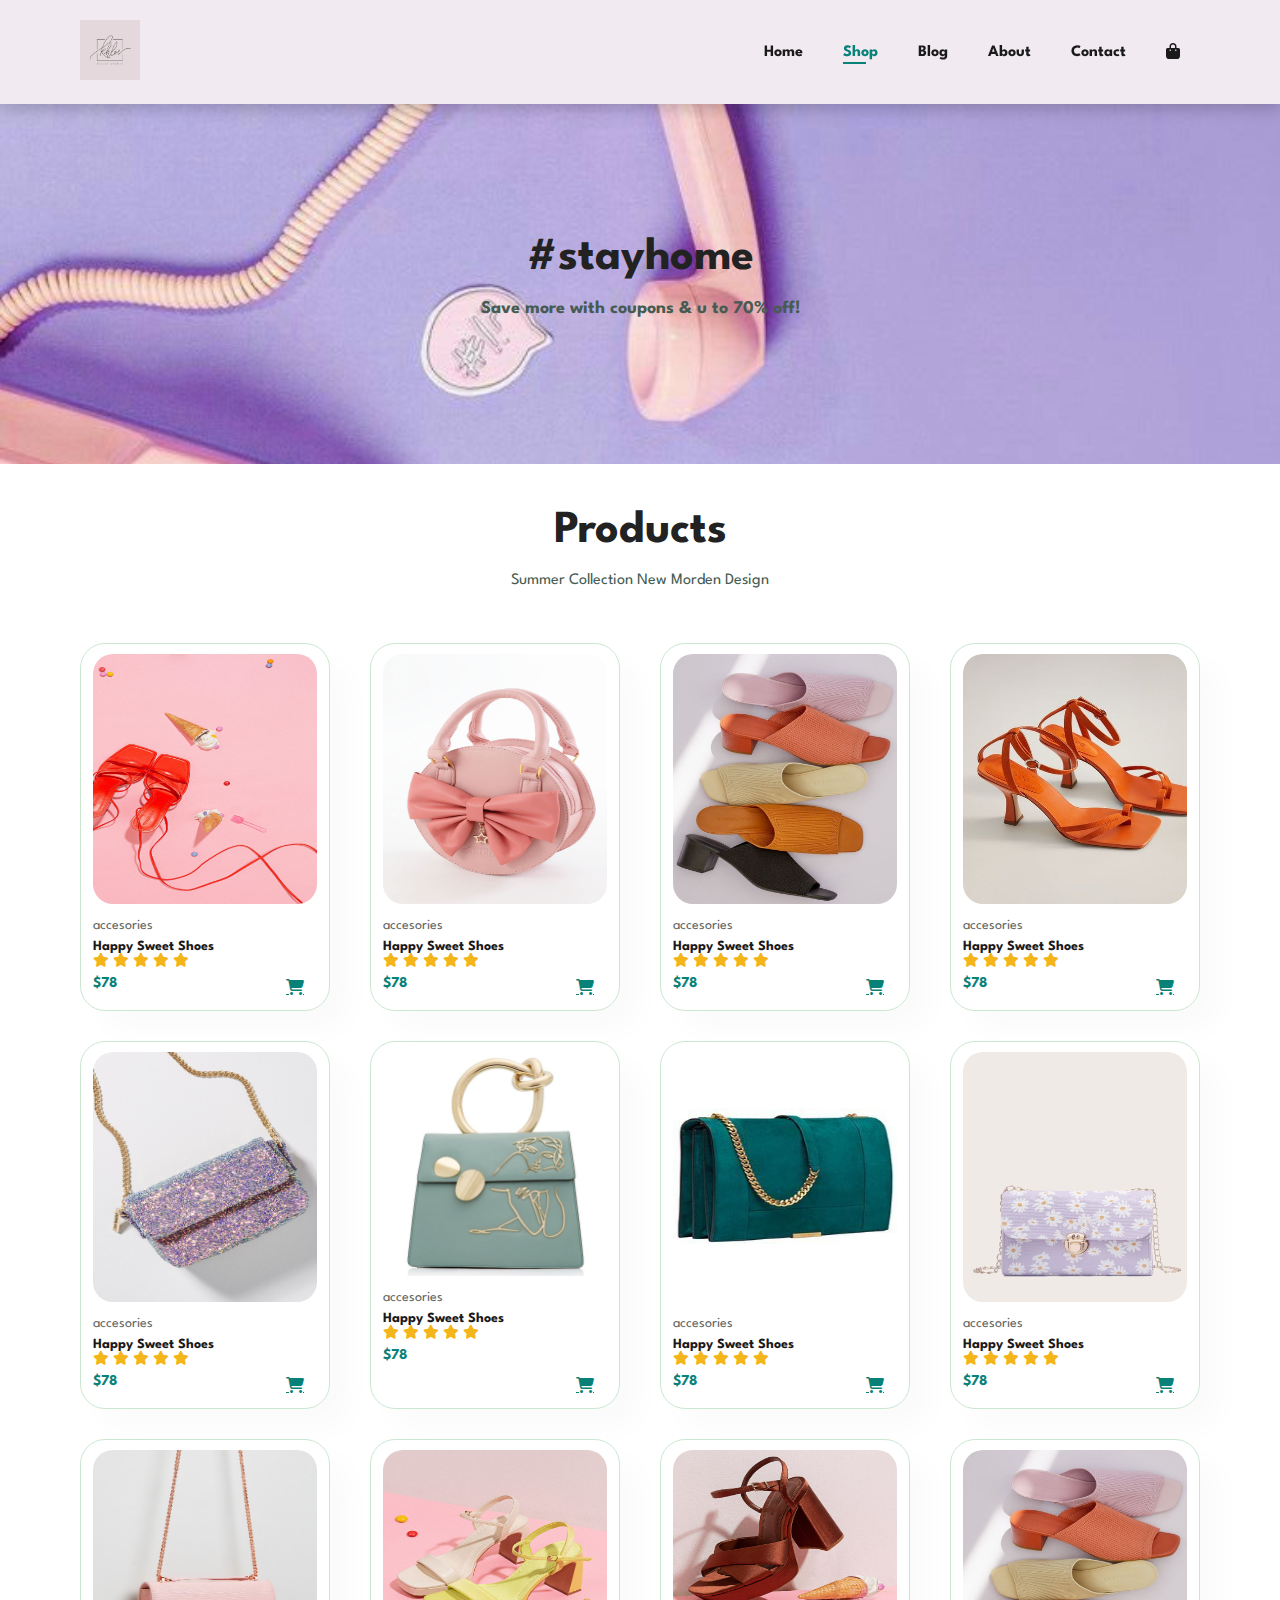
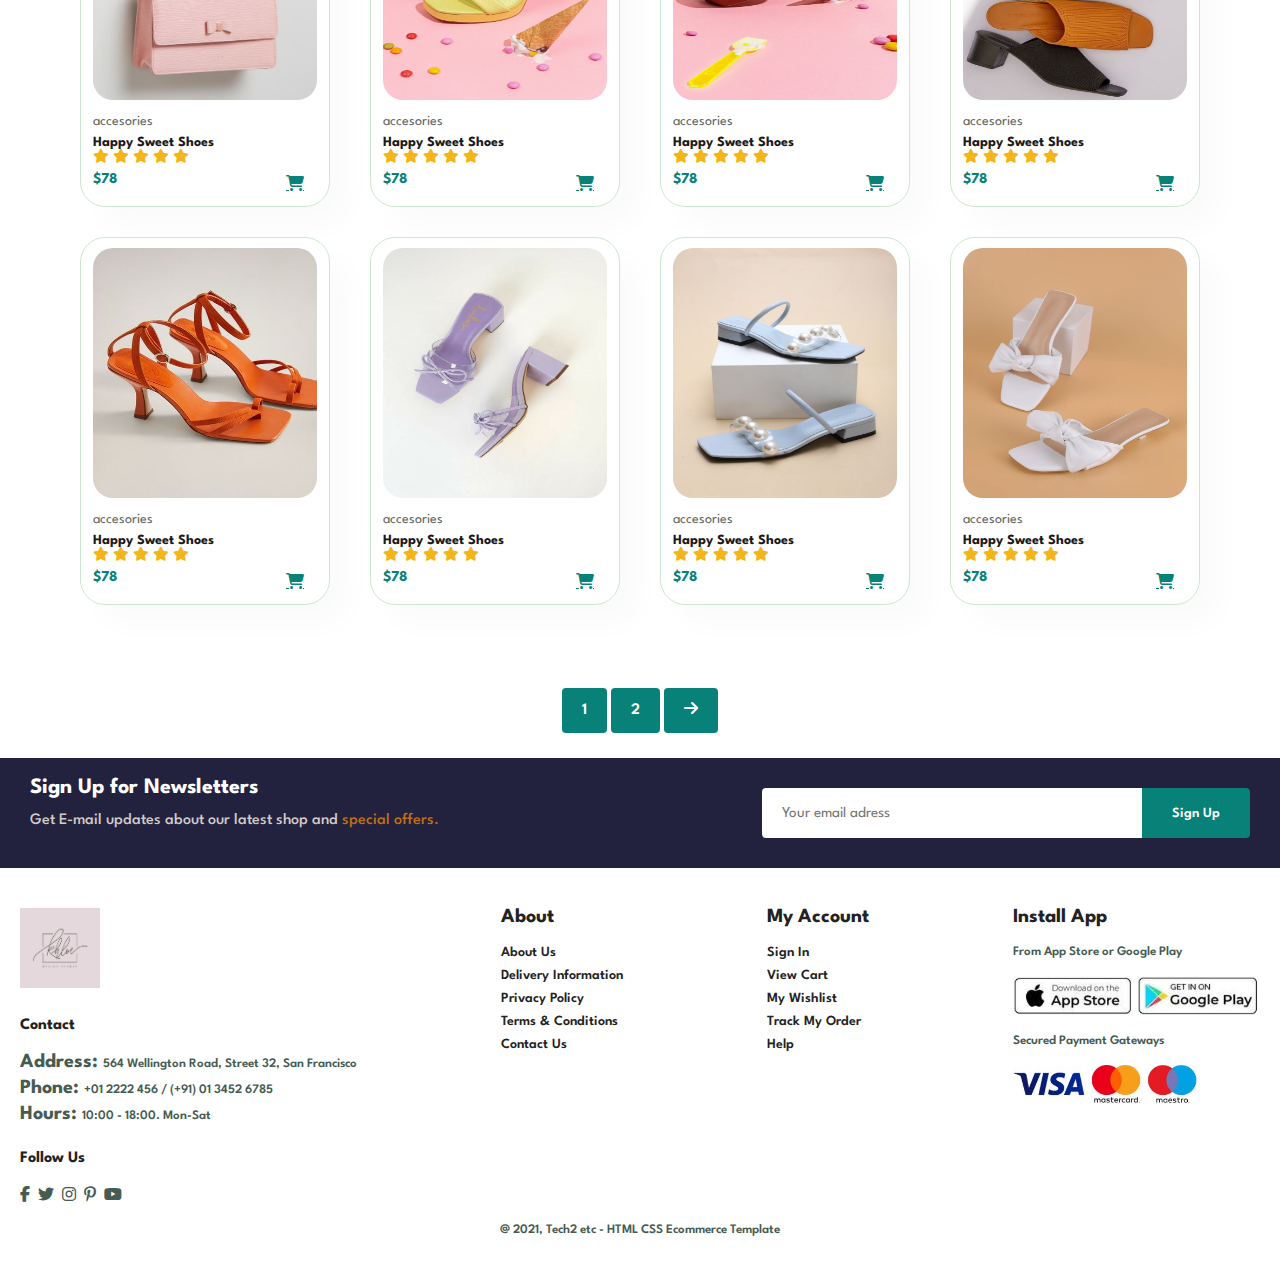
<file: shop.html>
<!DOCTYPE html>
<html lang="en">
<head>
    <meta charset="UTF-8">
    <meta http-equiv="X-UA-Compatible" content="IE=edge">
    <meta name="viewport" content="width=device-width, initial-scale=1.0">
    <title>Ecommerce website</title>
    <meta name="author" content="Andreea Sanduleac">
    <link rel="stylesheet" href="/styles.css">
    <link rel="stylesheet" href="https://cdnjs.cloudflare.com/ajax/libs/font-awesome/6.1.1/css/all.min.css" referrerpolicy="no-referrer" />
    <link rel="preconnect" href="https://fonts.googleapis.com">
    <link rel="preconnect" href="https://fonts.gstatic.com" crossorigin>
    <link href="https://fonts.googleapis.com/css2?family=League+Spartan:wght@100&display=swap" rel="stylesheet">

</head>
<body>
    <section id="header">
        <a href="#"><img src="/images/74 Minimalist Logo Design Examples for Inspiration - Onedesblog.png" class="logo" alt="logo"></a>
    
        <div>
            <ul id="navbar">
                <li><a  href="index.html">Home</a></li>
                <li><a class="active" href="shop.html">Shop</a></li>
                <li><a href="blog.html">Blog</a></li>
                <li><a href="about.html">About</a></li>
                <li><a href="contact.html">Contact</a></li>
                <li><a href="cart.html"><i class="fa-solid fa-bag-shopping"></i></a></li>
            </ul>
        </div>
    </section>

    <section id="hero-shop">
        <h2>#stayhome</h2>
        <p>Save more with coupons & u to 70% off!</p>
    </section>

    <section id="product1" class="section-p2">
        <h2>Products</h2>
        <p>Summer Collection New Morden Design</p>
        <div class="pro-container">
            <div class="pro" onclick="window.location.href='sproduct.html'">
                <img src="./images/accessories/shoes/a1.jpg" alt="">
                <div class="des">
                    <span>accesories</span>
                    <h5>Happy Sweet Shoes</h5>
                    <div class="star">
                        <i class="fas fa-star"></i>
                        <i class="fas fa-star"></i>
                        <i class="fas fa-star"></i>
                        <i class="fas fa-star"></i>
                        <i class="fas fa-star"></i>
                    </div>
                    <h4>$78</h4>
                </div>
                <a href="#" class="fa-solid fa-cart-shopping"></a>
            </div>

            <div class="pro" onclick="window.location.href='sproduct.html'">
                <img src="./images/accessories/bags/b1.jpg" alt="">
                <div class="des">
                    <span>accesories</span>
                    <h5>Happy Sweet Shoes</h5>
                    <div class="star">
                        <i class="fas fa-star"></i>
                        <i class="fas fa-star"></i>
                        <i class="fas fa-star"></i>
                        <i class="fas fa-star"></i>
                        <i class="fas fa-star"></i>
                    </div>
                    <h4>$78</h4>
                </div>
                <a href="#" class="fa-solid fa-cart-shopping"></a>
            </div>

            <div class="pro" onclick="window.location.href='sproduct.html'">
                <img src="./images/accessories/shoes/a3.jpg" alt="">
                <div class="des">
                    <span>accesories</span>
                    <h5>Happy Sweet Shoes</h5>
                    <div class="star">
                        <i class="fas fa-star"></i>
                        <i class="fas fa-star"></i>
                        <i class="fas fa-star"></i>
                        <i class="fas fa-star"></i>
                        <i class="fas fa-star"></i>
                    </div>
                    <h4>$78</h4>
                </div>
                <a href="#" class="fa-solid fa-cart-shopping"></a>
            </div>

            <div class="pro" onclick="window.location.href='sproduct.html'">
                <img src="./images/accessories/shoes/a5.jpg" alt="">
                <div class="des">
                    <span>accesories</span>
                    <h5>Happy Sweet Shoes</h5>
                    <div class="star">
                        <i class="fas fa-star"></i>
                        <i class="fas fa-star"></i>
                        <i class="fas fa-star"></i>
                        <i class="fas fa-star"></i>
                        <i class="fas fa-star"></i>
                    </div>
                    <h4>$78</h4>
                </div>
                <a href="#" class="fa-solid fa-cart-shopping"></a>
            </div>


            <div class="pro" onclick="window.location.href='sproduct.html'">
                <img src="./images/accessories/bags/b2.jpg" alt="">
                <div class="des">
                    <span>accesories</span>
                    <h5>Happy Sweet Shoes</h5>
                    <div class="star">
                        <i class="fas fa-star"></i>
                        <i class="fas fa-star"></i>
                        <i class="fas fa-star"></i>
                        <i class="fas fa-star"></i>
                        <i class="fas fa-star"></i>
                    </div>
                    <h4>$78</h4>
                </div>
                <a href="#" class="fa-solid fa-cart-shopping"></a>
            </div>

            <div class="pro" onclick="window.location.href='sproduct.html'">
                <img src="./images/accessories/bags/b5.jpg" alt="">
                <div class="des">
                    <span>accesories</span>
                    <h5>Happy Sweet Shoes</h5>
                    <div class="star">
                        <i class="fas fa-star"></i>
                        <i class="fas fa-star"></i>
                        <i class="fas fa-star"></i>
                        <i class="fas fa-star"></i>
                        <i class="fas fa-star"></i>
                    </div>
                    <h4>$78</h4>
                </div>
                <a href="#" class="fa-solid fa-cart-shopping"></a>
            </div>

            <div class="pro" onclick="window.location.href='sproduct.html'">
                <img src="./images/accessories/bags/b7.jpg" alt="">
                <div class="des">
                    <span>accesories</span>
                    <h5>Happy Sweet Shoes</h5>
                    <div class="star">
                        <i class="fas fa-star"></i>
                        <i class="fas fa-star"></i>
                        <i class="fas fa-star"></i>
                        <i class="fas fa-star"></i>
                        <i class="fas fa-star"></i>
                    </div>
                    <h4>$78</h4>
                </div>
                <a href="#" class="fa-solid fa-cart-shopping"></a>
            </div>

    
            <div class="pro" onclick="window.location.href='sproduct.html'">
                <img src="./images/accessories/bags/b3.jpg" alt="">
                <div class="des">
                    <span>accesories</span>
                    <h5>Happy Sweet Shoes</h5>
                    <div class="star">
                        <i class="fas fa-star"></i>
                        <i class="fas fa-star"></i>
                        <i class="fas fa-star"></i>
                        <i class="fas fa-star"></i>
                        <i class="fas fa-star"></i>
                    </div>
                    <h4>$78</h4>
                </div>
                <a href="#" class="fa-solid fa-cart-shopping"></a>
            </div>

            <div class="pro" onclick="window.location.href='sproduct.html'">
                <img src="./images/accessories/bags/b4.jpg" alt="">
                <div class="des">
                    <span>accesories</span>
                    <h5>Happy Sweet Shoes</h5>
                    <div class="star">
                        <i class="fas fa-star"></i>
                        <i class="fas fa-star"></i>
                        <i class="fas fa-star"></i>
                        <i class="fas fa-star"></i>
                        <i class="fas fa-star"></i>
                    </div>
                    <h4>$78</h4>
                </div>
                <a href="#" class="fa-solid fa-cart-shopping"></a>
            </div>


            <div class="pro" onclick="window.location.href='sproduct.html'">
                <img src="./images/accessories/shoes/a2.jpg" alt="">
                <div class="des">
                    <span>accesories</span>
                    <h5>Happy Sweet Shoes</h5>
                    <div class="star">
                        <i class="fas fa-star"></i>
                        <i class="fas fa-star"></i>
                        <i class="fas fa-star"></i>
                        <i class="fas fa-star"></i>
                        <i class="fas fa-star"></i>
                    </div>
                    <h4>$78</h4>
                </div>
                <a href="#" class="fa-solid fa-cart-shopping"></a>
            </div>

        
            <div class="pro" onclick="window.location.href='sproduct.html'">
                <img src="./images/accessories/shoes/a4.jpg" alt="">
                <div class="des">
                    <span>accesories</span>
                    <h5>Happy Sweet Shoes</h5>
                    <div class="star">
                        <i class="fas fa-star"></i>
                        <i class="fas fa-star"></i>
                        <i class="fas fa-star"></i>
                        <i class="fas fa-star"></i>
                        <i class="fas fa-star"></i>
                    </div>
                    <h4>$78</h4>
                </div>
                <a href="#" class="fa-solid fa-cart-shopping"></a>
            </div>

            <div class="pro" onclick="window.location.href='sproduct.html'">
                <img src="./images/accessories/shoes/a3.jpg" alt="">
                <div class="des">
                    <span>accesories</span>
                    <h5>Happy Sweet Shoes</h5>
                    <div class="star">
                        <i class="fas fa-star"></i>
                        <i class="fas fa-star"></i>
                        <i class="fas fa-star"></i>
                        <i class="fas fa-star"></i>
                        <i class="fas fa-star"></i>
                    </div>
                    <h4>$78</h4>
                </div>
                <a href="#" class="fa-solid fa-cart-shopping"></a>
            </div>

            <div class="pro" onclick="window.location.href='sproduct.html'">
                <img src="./images/accessories/shoes/a5.jpg" alt="">
                <div class="des">
                    <span>accesories</span>
                    <h5>Happy Sweet Shoes</h5>
                    <div class="star">
                        <i class="fas fa-star"></i>
                        <i class="fas fa-star"></i>
                        <i class="fas fa-star"></i>
                        <i class="fas fa-star"></i>
                        <i class="fas fa-star"></i>
                    </div>
                    <h4>$78</h4>
                </div>
                <a href="#" class="fa-solid fa-cart-shopping"></a>
            </div>


            <div class="pro" onclick="window.location.href='sproduct.html'">
                <img src="./images/accessories/shoes/a6.jpg" alt="">
                <div class="des">
                    <span>accesories</span>
                    <h5>Happy Sweet Shoes</h5>
                    <div class="star">
                        <i class="fas fa-star"></i>
                        <i class="fas fa-star"></i>
                        <i class="fas fa-star"></i>
                        <i class="fas fa-star"></i>
                        <i class="fas fa-star"></i>
                    </div>
                    <h4>$78</h4>
                </div>
                <a href="#" class="fa-solid fa-cart-shopping"></a>
            </div>

    
            <div class="pro" onclick="window.location.href='sproduct.html'">
                <img src="./images/accessories/shoes/a7.jpg" alt="">
                <div class="des">
                    <span>accesories</span>
                    <h5>Happy Sweet Shoes</h5>
                    <div class="star">
                        <i class="fas fa-star"></i>
                        <i class="fas fa-star"></i>
                        <i class="fas fa-star"></i>
                        <i class="fas fa-star"></i>
                        <i class="fas fa-star"></i>
                    </div>
                    <h4>$78</h4>
                </div>
                <a href="#" class="fa-solid fa-cart-shopping"></a>
            </div>

            <div class="pro" onclick="window.location.href='sproduct.html'">
                <img src="./images/accessories/shoes/a8.jpg" alt="">
                <div class="des">
                    <span>accesories</span>
                    <h5>Happy Sweet Shoes</h5>
                    <div class="star">
                        <i class="fas fa-star"></i>
                        <i class="fas fa-star"></i>
                        <i class="fas fa-star"></i>
                        <i class="fas fa-star"></i>
                        <i class="fas fa-star"></i>
                    </div>
                    <h4>$78</h4>
                </div>
                <a href="#" class="fa-solid fa-cart-shopping"></a>
            </div>
        
        </div>
    </section>

    <section id="pagination" class="section-p2">
        <a href="#">1</a>
        <a href="#">2</a>
        <a href=""><i class="fas fa-arrow-right"></i></a>
    </section>


    <section id="newsletter">
        <div class="newstext">
            <h4>Sign Up for Newsletters</h4>
            <p>Get E-mail updates about our latest shop and <span>special offers.</span></p>
        </div>
        <div class="form">
            <input type="text" placeholder="Your email adress">
            <button class="normal">Sign Up</button>
        </div>
    </section>

    <footer>
        <div class="col">
            <img src="./images/74 Minimalist Logo Design Examples for Inspiration - Onedesblog.png" alt="" class="logo">
            <h4>Contact</h4>
            <p><span>Address: </span>564 Wellington Road, Street 32, San Francisco</p>
            <p><span>Phone: </span>+01 2222 456 / (+91) 01 3452 6785</p>
            <p><span>Hours: </span>10:00 - 18:00. Mon-Sat</p>
            <div class="follow">
                <h4>Follow Us</h4>
                <div class="icon">
                    <i class="fab fa-facebook-f"></i>
                    <i class="fab fa-twitter"></i>
                    <i class="fab fa-instagram"></i>
                    <i class="fab fa-pinterest-p"></i>
                    <i class="fab fa-youtube"></i>
                </div>
            </div>
        </div>

        <div class="col">
            <h4><span>About</span></h4>
            <a href="#">About Us</a>
            <a href="#">Delivery Information</a>
            <a href="#">Privacy Policy</a>
            <a href="#">Terms & Conditions</a>
            <a href="#">Contact Us</a>
        </div>

        <div class="col">
            <h4><span>My Account</span></h4>
            <a href="#">Sign In</a>
            <a href="#">View Cart</a>
            <a href="#">My Wishlist</a>
            <a href="#">Track My Order</a>
            <a href="#">Help</a>
        </div>

        <div class="col install">
            <h4><span>Install App</span></h4>
            <p>From App Store or Google Play</p>
            <div class="row">
                <img src="./images/app-store.JPG" alt="">
                <img src="./images/google-play.JPG" alt="">
            </div>
            <p>Secured Payment Gateways </p>
            <img src="./images/visa-pay.JPG" alt="">
        </div>

        <div class="copyright">
            <p>@ 2021, Tech2 etc - HTML CSS Ecommerce Template</p>
        </div>
    </footer>

    <script src="/index.js"></script>
</body>
</html>
</file>
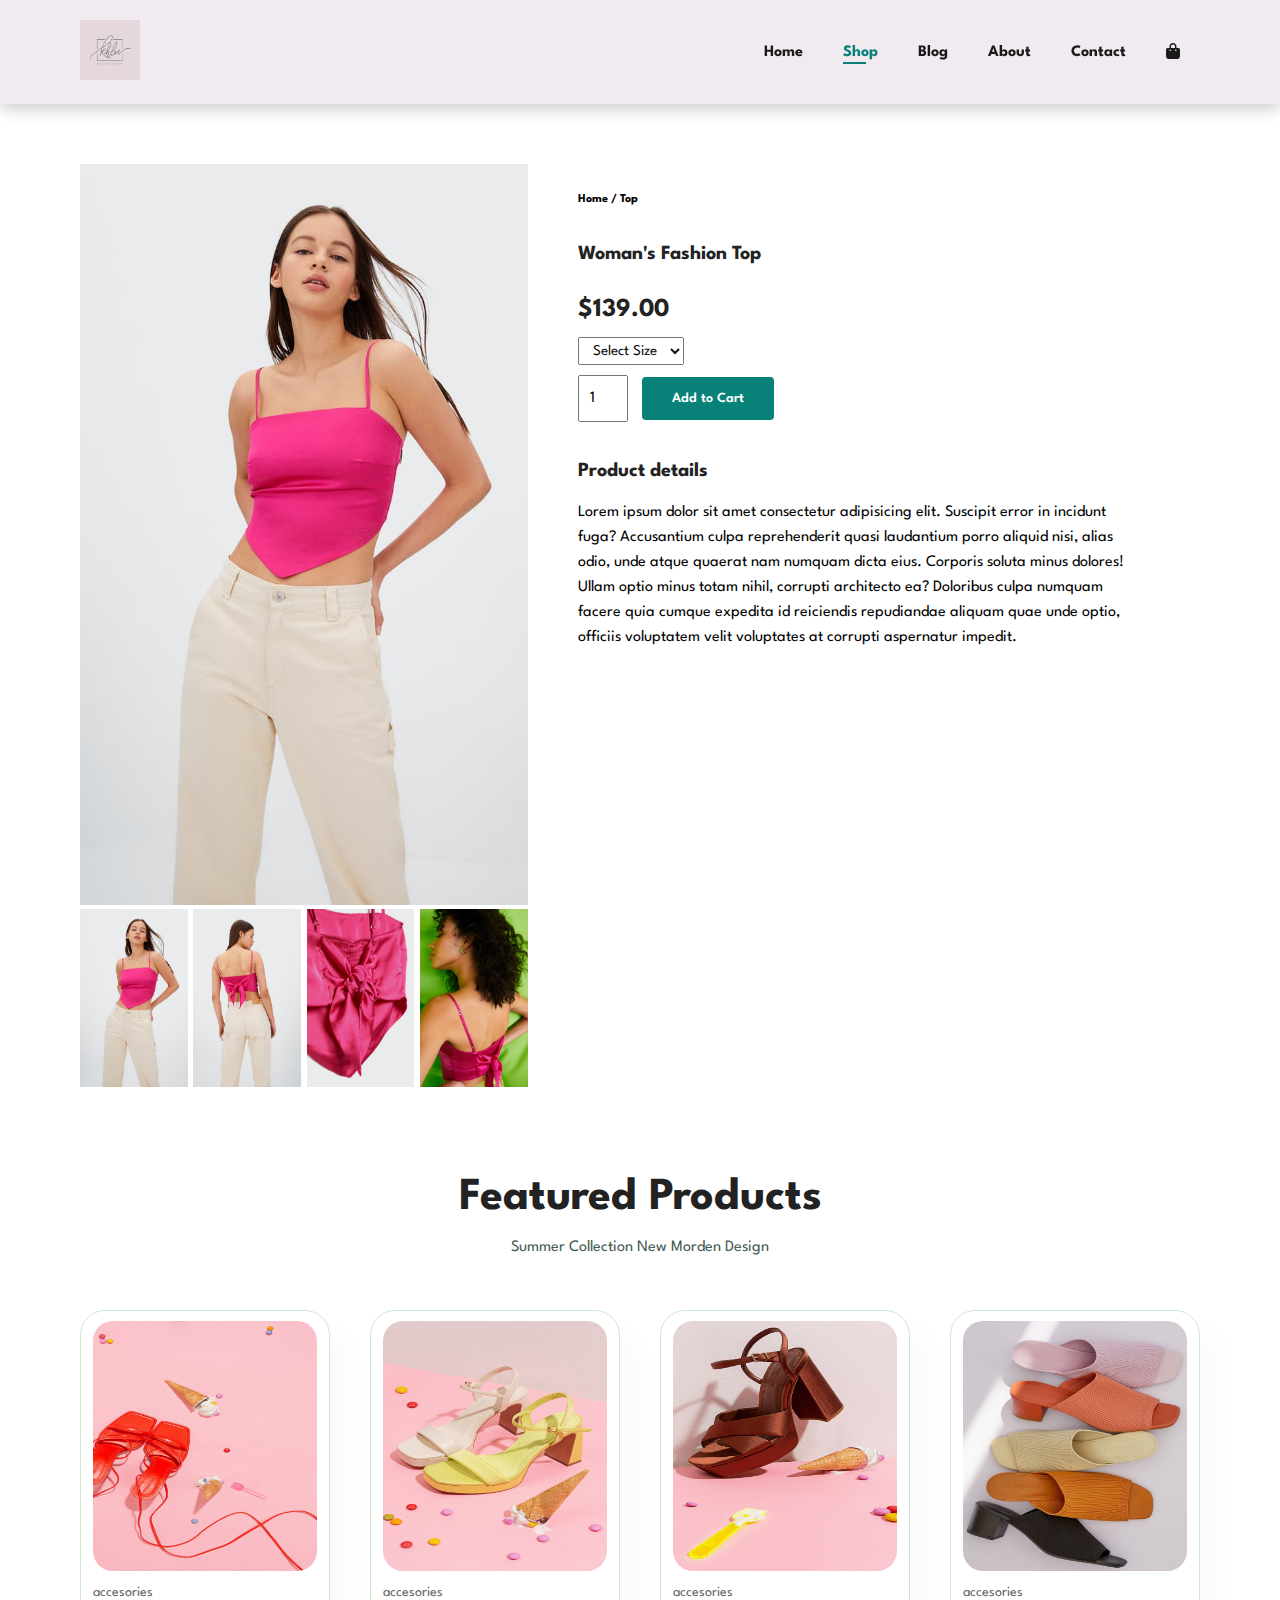
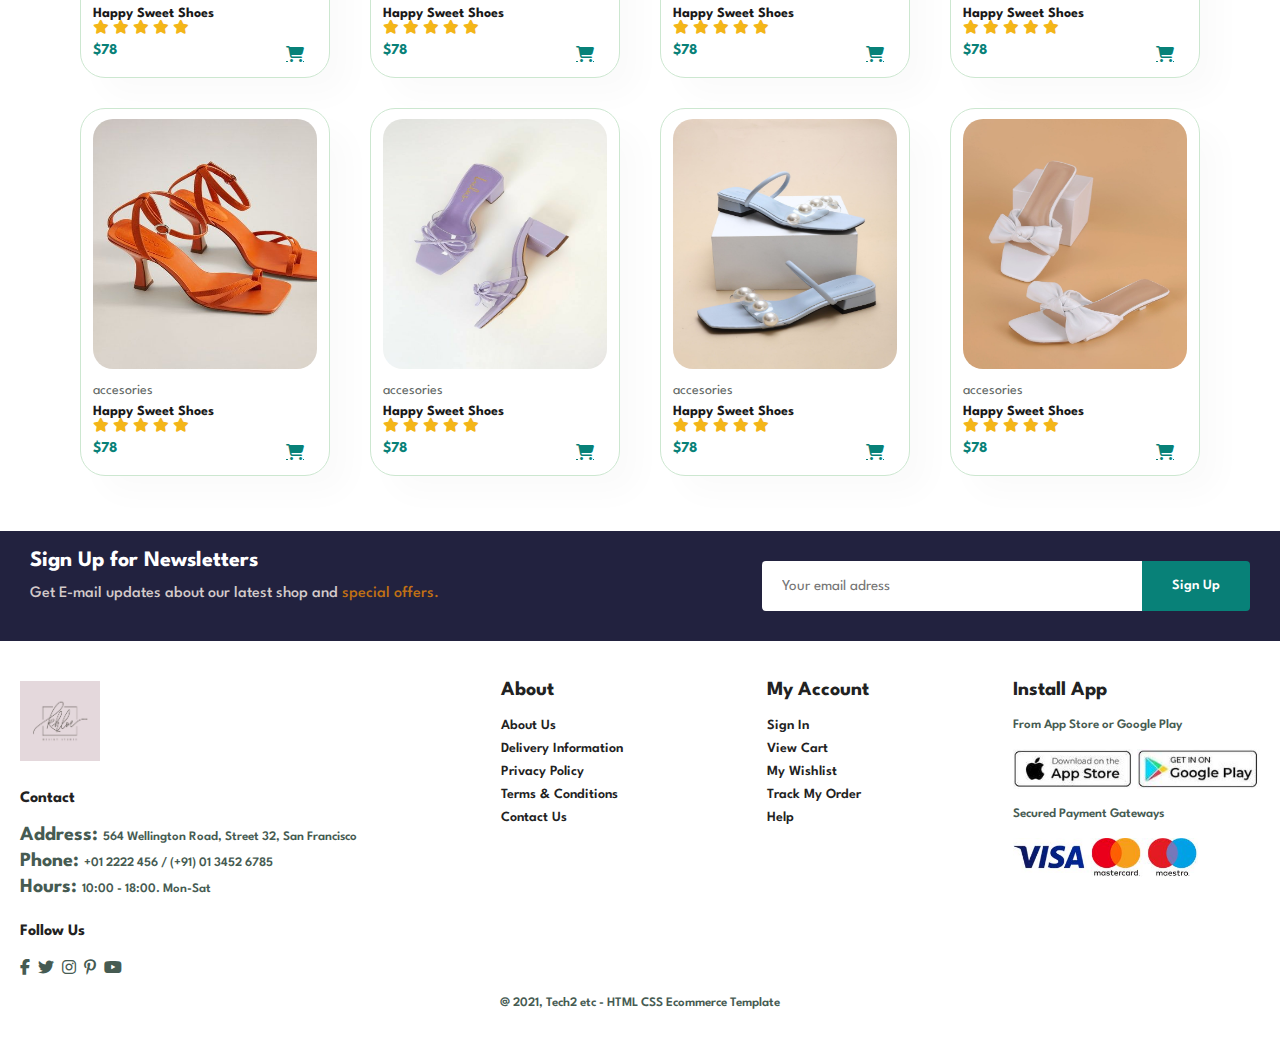
<file: sproduct.html>
<!DOCTYPE html>
<html lang="en">
<head>
    <meta charset="UTF-8">
    <meta http-equiv="X-UA-Compatible" content="IE=edge">
    <meta name="viewport" content="width=device-width, initial-scale=1.0">
    <title>Ecommerce website</title>
    <meta name="author" content="Andreea Sanduleac">
    <link rel="stylesheet" href="/styles.css">
    <link rel="stylesheet" href="https://cdnjs.cloudflare.com/ajax/libs/font-awesome/6.1.1/css/all.min.css" referrerpolicy="no-referrer" />
    <link rel="preconnect" href="https://fonts.googleapis.com">
    <link rel="preconnect" href="https://fonts.gstatic.com" crossorigin>
    <link href="https://fonts.googleapis.com/css2?family=League+Spartan:wght@100&display=swap" rel="stylesheet">

</head>
<body>
    <section id="header">
        <a href="#"><img src="/images/74 Minimalist Logo Design Examples for Inspiration - Onedesblog.png" class="logo" alt="logo"></a>
    
        <div>
            <ul id="navbar">
                <li><a  href="index.html">Home</a></li>
                <li><a class="active" href="shop.html">Shop</a></li>
                <li><a href="blog.html">Blog</a></li>
                <li><a href="about.html">About</a></li>
                <li><a href="contact.html">Contact</a></li>
                <li><a href="cart.html"><i class="fa-solid fa-bag-shopping"></i></a></li>
            </ul>
        </div>
    </section>

    <section id="prodetails"class='section-p2'>
        <div class="single-pro-image">
            <img src="./images/accessories/products/x1.jpg" alt="" width="100%" id="mainImg">
            <div class="small-img-group">
                <div class="small-img-col">
                    <img src="./images/accessories/products/x1.jpg" alt="" width="100%" class="smallImg">
                </div>
                <div class="small-img-col">
                    <img src="./images/accessories/products/x2.jpg" alt="" width="100%" class="smallImg">
                </div>
                <div class="small-img-col">
                    <img src="./images/accessories/products/x3.jpg" alt="" width="100%" class="smallImg">
                </div>
                <div class="small-img-col">
                    <img src="./images/accessories/products/x4.jpg" alt="" width="100%" class="smallImg">
                </div>
            </div>
        </div>

        <div class="single-pro-details">
            <h6>Home / Top</h6>
            <h4>Woman's Fashion Top</h4>
            <h2>$139.00</h2>
            <select>
                <option>Select Size</option>
                <option>XXL</option>
                <option>XL</option>
                <option>L</option>
                <option>M</option>
                <option>S</option>
                <option>XS</option>
            </select>

            <input type="number" value="1">
            <button class="normal">Add to Cart</button>
            <h4>Product details</h4>
            <span>Lorem ipsum dolor sit amet consectetur adipisicing elit. Suscipit error in incidunt fuga? Accusantium culpa reprehenderit quasi laudantium porro aliquid nisi, alias odio, unde atque quaerat nam numquam dicta eius.
            Corporis soluta minus dolores! Ullam optio minus totam nihil, corrupti architecto ea? Doloribus culpa numquam facere quia cumque expedita id reiciendis repudiandae aliquam quae unde optio, officiis voluptatem velit voluptates at corrupti aspernatur impedit.    </div>
    </section>

    <section id="product1" class="section-p2">
        <h2>Featured Products</h2>
        <p>Summer Collection New Morden Design</p>
        <div class="pro-container">
            <div class="pro">
                <img src="./images/accessories/shoes/a1.jpg" alt="">
                <div class="des">
                    <span>accesories</span>
                    <h5>Happy Sweet Shoes</h5>
                    <div class="star">
                        <i class="fas fa-star"></i>
                        <i class="fas fa-star"></i>
                        <i class="fas fa-star"></i>
                        <i class="fas fa-star"></i>
                        <i class="fas fa-star"></i>
                    </div>
                    <h4>$78</h4>
                </div>
                <a href="#" class="fa-solid fa-cart-shopping"></a>
            </div>

            <div class="pro">
                <img src="./images/accessories/shoes/a2.jpg" alt="">
                <div class="des">
                    <span>accesories</span>
                    <h5>Happy Sweet Shoes</h5>
                    <div class="star">
                        <i class="fas fa-star"></i>
                        <i class="fas fa-star"></i>
                        <i class="fas fa-star"></i>
                        <i class="fas fa-star"></i>
                        <i class="fas fa-star"></i>
                    </div>
                    <h4>$78</h4>
                </div>
                <a href="#" class="fa-solid fa-cart-shopping"></a>
            </div>

        
            <div class="pro">
                <img src="./images/accessories/shoes/a4.jpg" alt="">
                <div class="des">
                    <span>accesories</span>
                    <h5>Happy Sweet Shoes</h5>
                    <div class="star">
                        <i class="fas fa-star"></i>
                        <i class="fas fa-star"></i>
                        <i class="fas fa-star"></i>
                        <i class="fas fa-star"></i>
                        <i class="fas fa-star"></i>
                    </div>
                    <h4>$78</h4>
                </div>
                <a href="#" class="fa-solid fa-cart-shopping"></a>
            </div>

            <div class="pro">
                <img src="./images/accessories/shoes/a3.jpg" alt="">
                <div class="des">
                    <span>accesories</span>
                    <h5>Happy Sweet Shoes</h5>
                    <div class="star">
                        <i class="fas fa-star"></i>
                        <i class="fas fa-star"></i>
                        <i class="fas fa-star"></i>
                        <i class="fas fa-star"></i>
                        <i class="fas fa-star"></i>
                    </div>
                    <h4>$78</h4>
                </div>
                <a href="#" class="fa-solid fa-cart-shopping"></a>
            </div>

            <div class="pro">
                <img src="./images/accessories/shoes/a5.jpg" alt="">
                <div class="des">
                    <span>accesories</span>
                    <h5>Happy Sweet Shoes</h5>
                    <div class="star">
                        <i class="fas fa-star"></i>
                        <i class="fas fa-star"></i>
                        <i class="fas fa-star"></i>
                        <i class="fas fa-star"></i>
                        <i class="fas fa-star"></i>
                    </div>
                    <h4>$78</h4>
                </div>
                <a href="#" class="fa-solid fa-cart-shopping"></a>
            </div>


            <div class="pro">
                <img src="./images/accessories/shoes/a6.jpg" alt="">
                <div class="des">
                    <span>accesories</span>
                    <h5>Happy Sweet Shoes</h5>
                    <div class="star">
                        <i class="fas fa-star"></i>
                        <i class="fas fa-star"></i>
                        <i class="fas fa-star"></i>
                        <i class="fas fa-star"></i>
                        <i class="fas fa-star"></i>
                    </div>
                    <h4>$78</h4>
                </div>
                <a href="#" class="fa-solid fa-cart-shopping"></a>
            </div>

    
            <div class="pro">
                <img src="./images/accessories/shoes/a7.jpg" alt="">
                <div class="des">
                    <span>accesories</span>
                    <h5>Happy Sweet Shoes</h5>
                    <div class="star">
                        <i class="fas fa-star"></i>
                        <i class="fas fa-star"></i>
                        <i class="fas fa-star"></i>
                        <i class="fas fa-star"></i>
                        <i class="fas fa-star"></i>
                    </div>
                    <h4>$78</h4>
                </div>
                <a href="#" class="fa-solid fa-cart-shopping"></a>
            </div>

            <div class="pro">
                <img src="./images/accessories/shoes/a8.jpg" alt="">
                <div class="des">
                    <span>accesories</span>
                    <h5>Happy Sweet Shoes</h5>
                    <div class="star">
                        <i class="fas fa-star"></i>
                        <i class="fas fa-star"></i>
                        <i class="fas fa-star"></i>
                        <i class="fas fa-star"></i>
                        <i class="fas fa-star"></i>
                    </div>
                    <h4>$78</h4>
                </div>
                <a href="#" class="fa-solid fa-cart-shopping"></a>
            </div>
        
        </div>
    </section>

    <section id="newsletter">
        <div class="newstext">
            <h4>Sign Up for Newsletters</h4>
            <p>Get E-mail updates about our latest shop and <span>special offers.</span></p>
        </div>
        <div class="form">
            <input type="text" placeholder="Your email adress">
            <button class="normal">Sign Up</button>
        </div>
    </section>

    <footer>
        <div class="col">
            <img src="./images/74 Minimalist Logo Design Examples for Inspiration - Onedesblog.png" alt="" class="logo">
            <h4>Contact</h4>
            <p><span>Address: </span>564 Wellington Road, Street 32, San Francisco</p>
            <p><span>Phone: </span>+01 2222 456 / (+91) 01 3452 6785</p>
            <p><span>Hours: </span>10:00 - 18:00. Mon-Sat</p>
            <div class="follow">
                <h4>Follow Us</h4>
                <div class="icon">
                    <i class="fab fa-facebook-f"></i>
                    <i class="fab fa-twitter"></i>
                    <i class="fab fa-instagram"></i>
                    <i class="fab fa-pinterest-p"></i>
                    <i class="fab fa-youtube"></i>
                </div>
            </div>
        </div>

        <div class="col">
            <h4><span>About</span></h4>
            <a href="#">About Us</a>
            <a href="#">Delivery Information</a>
            <a href="#">Privacy Policy</a>
            <a href="#">Terms & Conditions</a>
            <a href="#">Contact Us</a>
        </div>

        <div class="col">
            <h4><span>My Account</span></h4>
            <a href="#">Sign In</a>
            <a href="#">View Cart</a>
            <a href="#">My Wishlist</a>
            <a href="#">Track My Order</a>
            <a href="#">Help</a>
        </div>

        <div class="col install">
            <h4><span>Install App</span></h4>
            <p>From App Store or Google Play</p>
            <div class="row">
                <img src="./images/app-store.JPG" alt="">
                <img src="./images/google-play.JPG" alt="">
            </div>
            <p>Secured Payment Gateways </p>
            <img src="./images/visa-pay.JPG" alt="">
        </div>

        <div class="copyright">
            <p>@ 2021, Tech2 etc - HTML CSS Ecommerce Template</p>
        </div>
    </footer>

    <script src="/index.js"></script>
</body>
</html>
</file>
<file: styles.css>
/* font-family: 'League Spartan', sans-serif; */

* {
    box-sizing: border-box;
    margin: 0;
    padding: 0;
    font-family: 'League Spartan', sans-serif;
}

h1 {
    font-size: 50px;
    line-height: 64px;
    color: #222;
}
h2 {
    font-size: 46px;
    line-height: 54px;
    color: #222;
}
h4 {
    font-size: 20px;
    color: #222;
}
h6 {
    font-weight: 700;
    font-size: 12px;
}
p {
    font-size: 16px;
    color: #465b52;
    margin: 15px 0 20px 0;
}
.section-p1, .section-p2 {
    padding: 40px 80px;
}
.section-m1 {
    margin: 40px 0;
}
body {
    width: 100%;
}
button.normal {
    font-size: 14px;
    font-weight: 600;
    padding: 15px 30px;
    color:#000;
    background-color: #fff;
    border-radius: 4px;
    cursor: pointer;
    border: none;
    outline: none;
    transition: 0.2s;
}
button.white {
    font-size: 13px;
    font-weight: 600;
    padding: 11px 18px;
    color:#fff;
    background-color: transparent;
    cursor: pointer;
    border: 1px solid #fff;
    outline: none;
    transition: 0.2s;
}
/* HEADER START*/

#header {
    display: flex;
    align-items: center;
    justify-content: space-between;
    padding: 20px 80px;
    background: rgb(241, 234, 240);
    box-shadow: 0 5px 15px rgba(0,0,0, 0.2);
    z-index: 999;
    position: sticky;
    top: 0;
    width: 100%;
}
.logo {
    height: 60px;
    width:  60px;
}
#navbar {
    display: flex;
    align-items: center;
    justify-content: center;
}
#navbar li {
    list-style: none;
    padding: 0 20px;
    position: relative;
}
#navbar li a{
    text-decoration: none;
    font-size: 16px;
    font-weight: 700;
    color: #1a1a1a;
    transition: 0.3s ease;
}
#navbar li a:hover,
#navbar li a.active {
    color: #088178;
}
#navbar li a.active::after,
#navbar li a:hover::after {
    content: '';
    width: 30%;
    height: 2px;
    background-color: #088178;
    position: absolute;
    bottom: -4px;
    left: 20px;
}
/* Hero section */
#hero {
    background-image: url('/images/2400Newin1_1.jpg');
    height: 90vh;
    width: 100%;
    background-position: top;
    background-repeat: no-repeat;
    background-size: cover;
    padding: 0 80px;
    display: flex;
    flex-direction: column;
    align-items: flex-start;
    justify-content: center;
}
#hero h4 {
    padding-bottom: 15px;
    color:#fff;
}
#hero h2 {
    color: #fff;
}
#hero h1 {
    color: #72d4cf;
}
#hero p {
    color: #111;
    padding: 5px;
    font-weight: 700;
    background-color: #fff;
}
#hero button {
    background-color: rgba(243, 243, 193);
    border: none;
    padding: 14px 50px 14px 50px;
    cursor: pointer;
    font-size: 20px;
    font-weight: 700;
    color: #111;
}
/* section-p1 */
.section-p1 img {
    width: 100px;
    height: 100px;
    opacity: 80%;
}
#feature .fe-box {
    width: 180px;
    text-align: center;
    padding: 25px 10px;
    box-shadow: 20px 20px 34px rgba(0, 0, 0, 0.02);
    border: 1px solid #cce7d0;
    border-radius: 4px;
    margin: 15px 0;
}
#feature .fe-box:hover {
    box-shadow: 20px 20px 54px rgba(70, 62, 221, 0.226);
}
#feature .fe-box h6 {
    display: inline-block;
    padding: 9px 8px 6px 8px;
    line-height: 1;
    border-radius: 4px;
    color: #088178;
    background-color: #f0ccd4;
}
#feature .fe-box:nth-child(2) h6 {
    background-color: #e0c1e2;
}
#feature .fe-box:nth-child(3) h6 {
    background-color: #e4d0c0;
}
#feature .fe-box:nth-child(4) h6 {
    background-color: #b9cddf;
}
#feature .fe-box:nth-child(5) h6 {
    background-color: #bbdfca;
}
#feature {
    display: flex;
    align-items: center;
    justify-content: space-between;
    flex-wrap: nowrap;
}
/*section-p2*/
#product1 {
    text-align: center;
    width: 100%;
    /* display: flex; */
}
#product1 .pro {
    box-sizing: border-box;
    width: 23%;
    max-width: 250px;
    padding: 10px 12px;
    border: 1px solid #cce7d0;
    border-radius: 25px;
    cursor: pointer;
    box-shadow: 20px 20px 30px rgba(0, 0, 0, 0.02);
    margin: 15px 0;
    transition: 0.2s ease;
    position: relative;
}
#product1 .pro img {
    width: 100%;
    max-height: 250px;
    border-radius: 20px;
}
#product1 .pro:hover {
    box-shadow: 20px 20px 30px rgba(0, 0, 0, 0.12);
}
#product1 .pro .des {
    justify-content: space-around;
    text-align: start;
    padding: 10px 0;
}
#product1 .pro .des span {
    color: #606663;
    font-size: 14px;
}
#product1 .pro .des h5 {
    padding-top: 7px;
    color: #1a1a1a;
    font-size: 14px;
}
#product1 .pro .des i {
    font-size: 14px;
    color: rgb(243, 181, 25);
}
#product1 .pro .des h4 {
    padding-top: 7px;
    font-size: 15px;
    font-weight: 700;
    color: #088178;
}
#product1 .pro .fa-cart-shopping {
    color: #088178;
    position: absolute;
    bottom: 15px;
    right: 25px;
}
#product1 .pro .fa-cart-shopping:hover {
    color: #012421;
}
#product1 .pro-container {
    display: flex;
    justify-content: space-between;
    padding-top: 20px;
    flex-wrap: wrap;
}
/* Banner */

#banner {
    display: flex;
    flex-direction: column;
    justify-content: center;
    align-items: center;
    text-align: center;
    height: 40vh;
    background-image: url('./images/banner2.jpg');
    background-position: center;
    background-repeat: no-repeat;
    background-size: cover;
}
#banner h4 {
    color: rgb(0, 0, 0);
    font-size: 16px;
}
#banner h2 {
    color: rgb(0, 0, 0);
    font-size: 30px;
    padding: 10px 0;
}
#banner span {
    color: rgb(209, 114, 114);
}
#banner button.normal:hover {
    background: #088178;
    color: #fff;
}
/*sm-banner*/
#sm-banner {
    display: flex;
    justify-content: space-between;
    align-items: center;
}
#sm-banner .banner-box:nth-child(1) {
    display: flex;
    flex-direction: column;
    justify-content: center;
    align-items: center;
    text-align: center;
    height: 40vh;
    width: 48%;
    background-image: url('/images/banner3.jpg');
    background-position: top;
    background-repeat: no-repeat;
    background-size: cover;
    color: #fff;
}
#sm-banner .banner-box:nth-child(2) {
    background-image: url('/images/banner4.jpg');
    background-position: top;
    background-repeat: no-repeat;
    background-size: cover;
    display: flex;
    flex-direction: column;
    justify-content: center;
    align-items: center;
    text-align: center;
    height: 40vh;
    width: 48%;
    color: #fff;
}
#sm-banner .banner-box:nth-child(1) h4,
#sm-banner .banner-box:nth-child(1) h2,
#sm-banner .banner-box:nth-child(1) span,
#sm-banner .banner-box:nth-child(1) p {
    color: #fff;
    padding: 5px;
}
#sm-banner .banner-box:nth-child(2) h4,
#sm-banner .banner-box:nth-child(2) h2,
#sm-banner .banner-box:nth-child(2) span,
#sm-banner .banner-box:nth-child(2) p {
    color: rgb(255, 255, 255);
    padding: 5px;
}
#sm-banner .banner-box:hover button {
    background: #088178;
    color: #fff;
}
#banner3 {
    width: 100%;
    height: 25vh;
    padding: 30px 0;
    display: flex;
    justify-content: space-between;
    align-items: center;
    flex-wrap: wrap;
}
#banner3 .banner-box:nth-child(1) {
    width: 31%;
    height: 100%;
    background-image: url(./images/accessories/bags/g1.jpg);
    background-position: cover;
    background-repeat: no-repeat;
    background-size:cover;
    text-align: center;
    display: flex;
    flex-direction: column;
    justify-content: center;
    align-items: center;
}
#banner3 .banner-box:nth-child(2) {
    width: 31%;
    height: 100%;
    background-image: url(./images/accessories/bags/g2.jpg);
    background-position: cover;
    background-repeat: no-repeat;
    background-size:cover;
    text-align: center;
    display: flex;
    flex-direction: column;
    justify-content: center;
    align-items: center;
}
#banner3 .banner-box:nth-child(3) {
    width: 31%;
    height: 100%;
    background-image: url(./images/accessories/bags/g3.jpg);
    background-position: bottom;
    background-repeat: no-repeat;
    background-size:cover;
    text-align: center;
    display: flex;
    flex-direction: column;
    justify-content: center;
    align-items: center;
}
#banner3 .banner-box h4 {
    font-size: 25px;
    font-weight: 900;
}
#banner3 .banner-box span {
    font-size: 18px;
    font-weight: 500;
    margin-top: 15px;
}
#banner3 .banner-box:hover span {
    background-color: #000;
    color: #fff;
}
#newsletter {
    display: flex;
    justify-content: space-between;
    flex-wrap: wrap;
    align-items: center;
    background-color: rgb(34, 34, 63);
    padding: 20px 30px;
}
#newsletter h4 {
    font-size: 22px;
    font-weight: 700;
    color: #fff;
}
#newsletter p {
    font-size: 16px;
    font-weight: 500;
    color: rgb(211, 202, 202);
}
#newsletter p span {
    color: rgb(192, 112, 20);
}
#newsletter .form {
    display: flex;
    width: 40%;
}
#newsletter input {
    height: 3.125rem;
    padding: 0 1.25em;
    font-size: 15px;
    width: 100%;
    border: 1px solid transparent;
    border-radius: 4px;
    outline: none;
    border-top-right-radius: 0;
    border-bottom-right-radius: 0;
}
#newsletter button {
    background-color: #088178;
    color: #fff;
    white-space: nowrap;
    border-top-left-radius: 0;
    border-bottom-left-radius: 0;
}
footer .col .logo {
    width: 80px;
    height: 80px;
    margin-bottom: 30px;
}

footer {
    padding: 40px 20px;
    font-size: 16px;
    font-weight: 600;
    display: flex;
    flex-wrap: wrap;
    justify-content: space-between;
}
footer .col {
    display: flex;
    flex-direction: column;
    align-items: flex-start;
    margin-bottom: 20px;
}
footer span {
    font-weight: 700;
    font-size: 20px;
}
footer h4 {
    font-size: 14px;
    padding-bottom: 20px;
    font-size: 16px;
    font-weight: bold;
}
footer p {
    font-size: 13px;
    margin: 0 0 8px 0;
}
footer a {
    font-size: 14px;
    font-weight: 600;
    margin-bottom: 10px;
    text-decoration: none;
    color: #222;
}
footer .follow {
    margin-top: 20px;
}
footer .follow i {
    color: #465b52;
    padding-right: 4px;
    cursor: pointer;
}

footer .install img {
    margin: 10px 0 15px 0;
    height: 40px;
}
footer .follow i:hover,
footer a:hover {
    color: #088178;
}
footer .copyright {
    width: 100%;
    text-align: center;
}
/*#Shop Page*/
#hero-shop {
    background-image: url('/images/cover2.jpg');
    height: 40vh;
    width: 100%;
    background-position: center;
    background-repeat: no-repeat;
    background-size: cover;
    display: flex;
    flex-direction: column;
    align-items: center;
    text-align: center;
    justify-content: center;
}
#hero-shop p {
    font-size: 18px;
    font-weight: 700;
}
#pagination {
    text-align: center;
}
#pagination a{
    text-decoration: none;
    background-color: #088178;
    padding: 15px 20px;
    border-radius: 4px;
    color: #fff;
    font-weight: 600;
}
#pagination a i{
    font-size: 16px;
    font-weight: 600;
}
/*Product Page*/
#prodetails .single-pro-image {
    width: 40%;
    margin-right: 50px;
}
.small-img-group {
    display: flex;
    justify-content: space-between;
}
.small-img-col {
    flex-basis: 24%;
    cursor: pointer;
}
.smallImg {
    cursor: pointer;
}
#prodetails {
    display: flex;
    margin-top: 20px;
}
#prodetails .single-pro-details {
    width: 50%;
    padding-top: 30px;
}
#prodetails .single-pro-details h4 {
    padding: 40px 0 20px 0;
}
#prodetails .single-pro-details h2 {
    font-size: 26px;
}
#prodetails .single-pro-details select {
    display: block;
    padding: 5px 10px;
    margin-bottom: 10px;
    color: #111;
    font-size: 15px;
}
#prodetails .single-pro-details input {
    width: 50px;
    height: 47px;
    padding-left: 10px;
    font-size: 16px;
    margin-right: 10px;
}
#prodetails .single-pro-details input:focus{
    outline: none;
}
#prodetails .single-pro-details button {
    background: #088178;
    color: #fff;
}
#prodetails .single-pro-details span {
    line-height: 25px;
}
/*Blog Page*/
.blog #hero {
    background-image: url('/images/cover-blog.jpg');
    height: 25vh;
    width: 100%;
    background-position: top;
    background-repeat: no-repeat;
    background-size: cover;
    padding: 0 80px;
    display: flex;
    flex-direction: column;
    align-items: center;
    justify-content: center;
}
.blog #hero h4 {
    font-size: 70px;
    font-weight: 800;
    padding-bottom: 15px;
    color:rgb(46, 46, 46);
}
.blog #hero p {
    color: #111;
    padding: 5px;
    font-weight: 700;
    background-color: transparent;
}
.blog #blog {
    padding: 100px 150px 0 150px;
}
.blog-img {
    width: 50%;
    margin-right: 40px;
}
.blog-img img {
    width: 100%;
    height: 300px;
    object-fit: cover;
}
.blog-box {
    display: flex;
    align-items: center;
    width: 100%;
    position: relative;
}
.blog-box h1 {
    font-size: 70px;
    font-weight: 800;
    color:#c9cbce;
    position: absolute;
    top: -40px;
    left: 0;
    z-index: -9;
}
.blog-details {
    width: 50%;
}
.blog-details a{
    text-decoration: none;
    font-size: 15px;
    color: #000;
    font-weight: 700;
    position: relative;
    transition: 0.3s;
}
.blog-details a:hover {
    color: #088178;
}

.blog-details a::after {
    content: '';
    width: 50px;
    height: 1px;
    background-color: #000;
    position: absolute;
    top: 4px;
    right: -60px;
}
.blog-details a:hover::after{
    background-color: #088178;
}
/*About us Page*/
.about #hero {
    background-image: url('/images/aboutus.jpg');
    height: 25vh;
    width: 100%;
    background-position: top;
    background-repeat: no-repeat;
    background-size: cover;
    padding: 0 80px;
    display: flex;
    flex-direction: column;
    align-items: center;
    justify-content: center;
}
.about #hero h4 {
    font-size: 70px;
    font-weight: 800;
    padding-bottom: 15px;
    color:rgb(255, 255, 255);
}
.about #hero p {
    color: rgb(253, 249, 249);
    padding: 5px;
    font-weight: 700;
    background-color: transparent;
}
#about-head {
    display: flex;
    align-items: center;
}
#about-head div {
    padding-left: 40px;
}
#about-head img {
    width: 50%;
    height: 450px;
    margin: auto;
}
#about-app {
    text-align: center;
}
#about-app a {
    text-decoration: none;
    color: rgb(156, 29, 93);
}
#about-app img {
    width: 70%;
    height: 100%;
    margin-top: 30px;
}
/*Contact Us page*/
.contact #hero,
.cart #hero {
    height: 25vh;
    width: 100%;
    padding: 0 80px;
    display: flex;
    flex-direction: column;
    justify-content: center;
    align-items: center;
    text-align: center;
}
.contact #hero h4 {
    font-size: 70px;
    font-weight: 800;
    color:rgb(255, 255, 255);
}
.contact #hero p{
    background-color: transparent;
    color: #fff;
}
#contact-details {
    display: flex;
    align-items: center;
    justify-content: space-between;
}
#contact-details .details {
    width: 40%;
}
#contact-details .details h4 {
    font-size: 20px;
}
#contact-details .details h2,
#form-details form h2 {
    font-size: 30px;
    line-height: 35px;
    padding: 20px 0;
}
#contact-details .details h3 {
    font-size: 16px;
    padding-bottom: 15px;
}
#contact-details .details span,
#form-details form span {
    font-size: 15px;
}
#contact-details .details li {
    list-style: none;
    padding: 10px 0;
}
#contact-details .details li i{
    font-size: 14px;
    padding-right: 22px;
}
#contact-details .map {
    width: 50%;
}
#contact-details .map {
    width: 55%;
    height: 400px;
}
#contact-details .map iframe {
    width: 100%;
    height: 100%;
}
#form-details form {
    width: 65%;
    display: flex;
    flex-direction: column;
    align-items: flex-start;
    justify-content: flex-start;
}
#form-details form input,
#form-details form textarea {
    width: 100%;
    padding: 12px 15px;
    outline: none;
    margin-bottom: 20px;
    border: 1px solid #c4c0c0;
}
#form-details form button {
    background-color: #088178;
    color: #fff;
}
.people div {
    padding-bottom: 25px;
    display: flex;
    align-items: flex-start;
}
.people div img {
    width: 55px;
    height: 65px;
    border-radius: 50%;
    object-fit: cover;
    margin-right: 15px;
}
.people div p {
    margin: 0;
    font-size: 13px;
    line-height: 25px;
}
.people div p span {
    display: block;
    font-size: 16px;
    font-weight: 600;
    color: #111;
}
#form-details {
    display: flex;
    justify-content: space-between;
    margin: 30px;
    padding: 80px;
    border: 1px solid #c4c0c0;
}
/*Cart Page*/
.cart #hero h4 {
    font-size: 70px;
}
#cart table {
    width: 100%;
    border-collapse: collapse;
    table-layout: fixed;
    white-space: nowrap;
}
#cart table img {
    width: 60px;
}
#cart table td:nth-child(1) {
    width: 100px;
    text-align: center;
}
#cart table td:nth-child(2) {
    width: 150px;
    text-align: center;
}
#cart table td:nth-child(3) {
    width: 250px;
    text-align: center;
}
#cart table td:nth-child(4),
#cart table td:nth-child(5),
#cart table td:nth-child(6) {
    width: 150px;
    text-align: center;
}
#cart table td:nth-child(5) input {
    width: 70px;
    padding: 10px 5px 10px 15px;
}
#cart table thead {
    border: 1px solid #e0c1e2;
    border-left: none;
    border-right: none;
}
#cart table thead td {
    font-weight: 700;
    text-transform: uppercase;
    font-size: 13px;
    padding: 18px 0;
}
#cart table tbody tr td {
    padding-top: 15px;
}
#cart table tbody td {
    font-size: 15px;
    color: #000;
}
#cart-add {
    display: flex;
    flex-wrap: wrap;
    justify-content: space-between;
}
#cart-add #coupon {
    width: 50%;
    margin-bottom: 30px;
}
#coupon h3,
#subtotal h3 {
    padding-bottom: 15px;
}
#coupon input {
    padding: 10px 20px;
    outline: none;
    width: 60%;
    margin-right: 10px;
    border: 1px solid #e1e1e1;
}
#coupon button,
#subtotal button {
    background-color: #088178;
    color: #fff;
    padding: 12px 20px;
}
#subtotal {
    width: 50%;
    margin-bottom: 30px;
    border: 1px solid #e1e1e1;
    padding: 30px;
}
#subtotal table {
    border-collapse: collapse;
    width: 100%;
    margin-bottom: 20px;
}
#subtotal table td {
    width: 50%;
    border: 1px solid #e1e1e1;
    padding: 10px;
    font-size: 13px;
}

/*Responsive Media Query*/

@media (max-width:799px) {
    .section-p1 {
        padding: 40px 40px;
    }
    #navbar{
        display: flex;
        flex-direction: column;
        align-items: flex-start;
        justify-content: flex-start;
        position: fixed;
        top: 0;
        right: -300px;
        height: 100vh;
        width: 300px;
        background-color: #e3e6f3;
        box-shadow: 0 40px60px rgba(0, 0, 0, 0.1);
        padding: 80p 0 0 10px;
    }
    /* Contact Page */
    #form-details{
        padding: 40px;
    }
    
}
</file>
